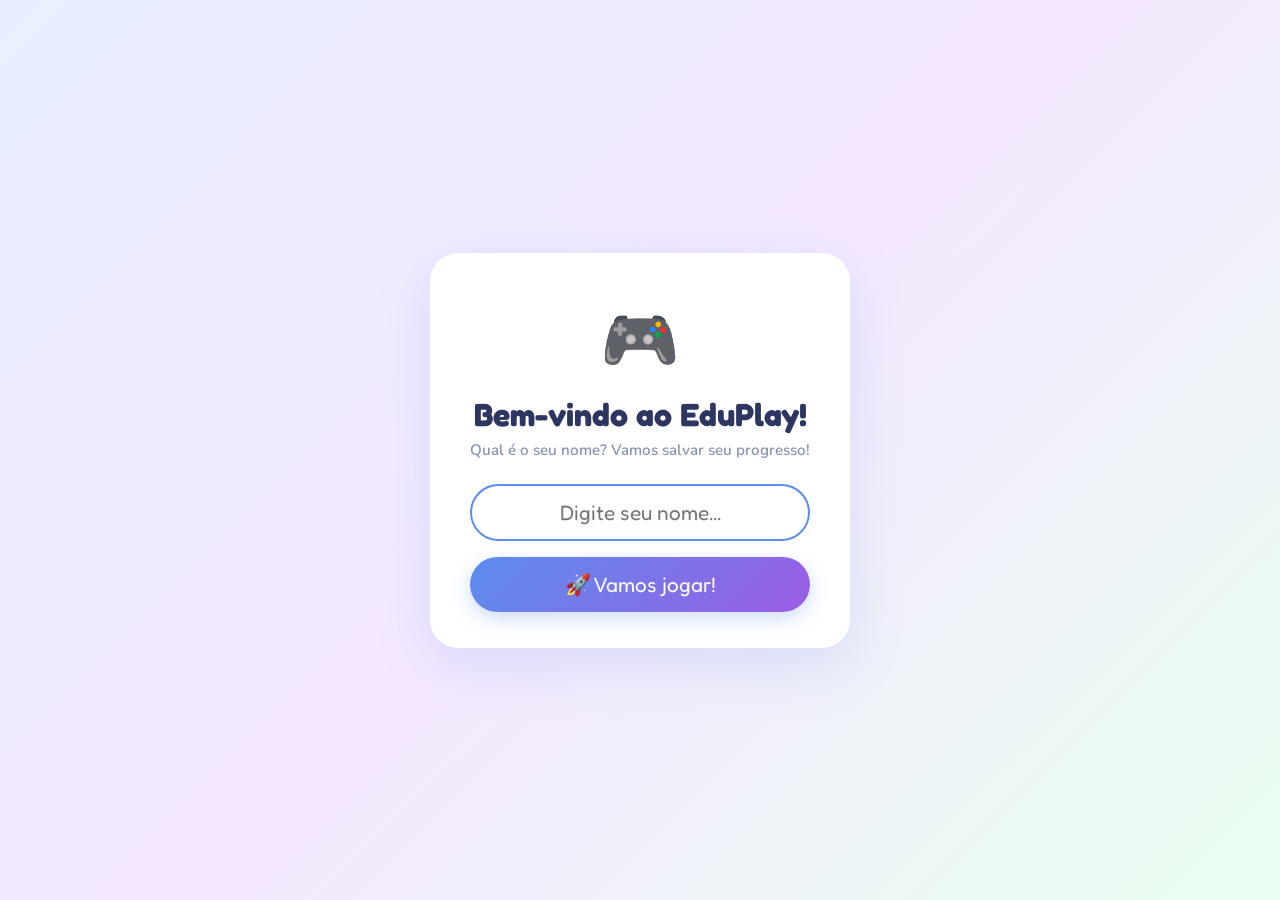
<file: index.html>
<!DOCTYPE html>
<html lang="pt-BR">

<head>
  <meta charset="UTF-8">
  <meta name="viewport" content="width=device-width, initial-scale=1.0">
  <title>EduPlay 🎮</title>
  <link rel="stylesheet" href="lib/eduplay.css">
  <link rel="stylesheet" href="lib/themes.css">
  <style>
    body {
      min-height: 100vh;
      background: linear-gradient(135deg, #e8f0ff 0%, #f5e8ff 50%, #e8fff0 100%);
      display: flex;
      flex-direction: column;
      align-items: center;
      padding: 40px 20px 60px;
    }

    /* ====== NAME OVERLAY ====== */
    #name-overlay {
      position: fixed;
      inset: 0;
      background: linear-gradient(135deg, #e8f0ff 0%, #f5e8ff 50%, #e8fff0 100%);
      display: flex;
      align-items: center;
      justify-content: center;
      z-index: 999;
    }

    .name-box {
      background: #fff;
      border-radius: 28px;
      padding: 44px 40px 36px;
      max-width: 420px;
      width: 90%;
      text-align: center;
      box-shadow: 0 16px 56px rgba(91, 141, 238, .18);
      animation: ep-pop-in .4s cubic-bezier(.34, 1.56, .64, 1);
    }

    .name-box-emoji {
      font-size: 4rem;
      display: block;
      margin-bottom: 10px;
      animation: ep-float 3s ease-in-out infinite;
    }

    .name-box-title {
      font-family: 'Fredoka One', cursive;
      font-size: 2rem;
      color: #2d3561;
      margin-bottom: 6px;
    }

    .name-box-sub {
      color: #8892b0;
      font-weight: 600;
      margin-bottom: 24px;
      font-size: .95rem;
    }

    .name-input {
      width: 100%;
      padding: 14px 20px;
      border-radius: 50px;
      border: 2.5px solid #dce6ff;
      font-family: 'Fredoka One', cursive;
      font-size: 1.3rem;
      color: #2d3561;
      text-align: center;
      outline: none;
      transition: border-color .2s;
    }

    .name-input:focus {
      border-color: #5b8dee;
    }

    .name-btn {
      margin-top: 16px;
      width: 100%;
      background: linear-gradient(135deg, #5b8dee, #9b5de5);
      color: #fff;
      border: none;
      border-radius: 50px;
      font-family: 'Fredoka One', cursive;
      font-size: 1.3rem;
      padding: 15px;
      cursor: pointer;
      box-shadow: 0 6px 20px rgba(91, 141, 238, .3);
      transition: transform .15s, box-shadow .15s;
    }

    .name-btn:hover {
      transform: translateY(-2px);
      box-shadow: 0 10px 28px rgba(91, 141, 238, .4);
    }

    /* ====== USER BAR ====== */
    .user-bar {
      display: flex;
      align-items: center;
      gap: 10px;
      background: #fff;
      border-radius: 50px;
      padding: 8px 16px 8px 12px;
      box-shadow: 0 2px 12px rgba(91, 141, 238, .12);
      margin-bottom: 28px;
      font-family: 'Fredoka One', cursive;
      font-size: 1rem;
      color: #2d3561;
    }

    .user-bar-avatar {
      width: 34px;
      height: 34px;
      border-radius: 50%;
      background: linear-gradient(135deg, #5b8dee, #9b5de5);
      display: flex;
      align-items: center;
      justify-content: center;
      font-size: 1.1rem;
      flex-shrink: 0;
    }

    .user-bar-name {
      font-size: 1rem;
      flex: 1;
    }

    .user-bar-btn {
      background: none;
      border: none;
      cursor: pointer;
      color: #8892b0;
      font-size: .85rem;
      font-weight: 700;
      font-family: 'Nunito', sans-serif;
      padding: 4px 10px;
      border-radius: 20px;
      transition: background .15s, color .15s;
    }

    .user-bar-btn:hover {
      background: #f0f4ff;
      color: #5b8dee;
    }

    .user-bar-sep {
      color: #dce6ff;
    }

    /* ====== REST (unchanged from original) ====== */
    .hero {
      text-align: center;
      margin-bottom: 36px;
    }

    .hero-emoji {
      font-size: 5rem;
      display: block;
      animation: ep-float 3s ease-in-out infinite;
      margin-bottom: 12px;
    }

    .hero-title {
      font-family: 'Fredoka One', cursive;
      font-size: clamp(2.8rem, 8vw, 4.5rem);
      color: #2d3561;
      line-height: 1;
      margin-bottom: 8px;
    }

    .hero-title span {
      color: #5b8dee;
    }

    .hero-sub {
      font-size: 1.1rem;
      color: #8892b0;
      font-weight: 600;
    }

    .players {
      display: flex;
      gap: 16px;
      margin-bottom: 48px;
      flex-wrap: wrap;
      justify-content: center;
    }

    .player-btn {
      display: flex;
      flex-direction: column;
      align-items: center;
      gap: 6px;
      padding: 18px 28px;
      border-radius: 24px;
      border: 3px solid transparent;
      background: #fff;
      box-shadow: 0 4px 20px rgba(91, 141, 238, .1);
      cursor: pointer;
      transition: all .2s;
      font-family: 'Fredoka One', cursive;
      font-size: 1.3rem;
      color: #2d3561;
    }

    .player-btn .avatar {
      width: 72px;
      height: 72px;
      border-radius: 50%;
      display: flex;
      align-items: center;
      justify-content: center;
      font-size: 2.4rem;
      margin-bottom: 4px;
      transition: transform .2s;
      overflow: hidden;
    }

    .player-btn:hover .avatar {
      transform: scale(1.1) rotate(-5deg);
    }

    .player-btn:hover,
    .player-btn.active {
      transform: translateY(-4px);
      box-shadow: 0 8px 28px rgba(91, 141, 238, .22);
    }

    .player-btn.all-btn {
      color: #1a7a47;
    }

    .player-btn.all-btn .avatar {
      background: linear-gradient(135deg, #43c97e, #1a7a47);
    }

    .player-btn.all-btn.active {
      border-color: #43c97e;
      background: #f0fff6;
    }

    .player-btn.charlie-btn {
      color: #d32f2f;
    }

    .player-btn.charlie-btn .avatar {
      background: none;
    }

    .player-btn.sophia-btn .avatar {
      background: none;
    }

    .player-btn .avatar img {
      width: 100%;
      height: 100%;
      object-fit: contain;
    }

    .player-btn.charlie-btn.active {
      border-color: #d32f2f;
      background: #fff5f5;
    }

    .player-btn.sophia-btn {
      color: #1a6fc4;
    }

    .player-btn.sophia-btn .avatar {
      background: linear-gradient(135deg, #1a6fc4, #0d47a1);
    }

    .player-btn.sophia-btn.active {
      border-color: #1a6fc4;
      background: #f0f6ff;
    }

    .spider-man-icon {
      width: 48px;
      height: 48px;
    }

    .stitch-icon {
      width: 48px;
      height: 48px;
    }

    /* Label temática dentro do botão do jogador */
    .player-label {
      display: flex;
      align-items: center;
      gap: 6px;
    }

    .player-theme-badge {
      display: inline-flex;
      align-items: center;
      justify-content: center;
      width: 22px;
      height: 22px;
    }

    .games-section {
      width: 100%;
      max-width: 860px;
    }

    .games-section-title {
      font-family: 'Fredoka One', cursive;
      font-size: 1.5rem;
      color: #8892b0;
      margin-bottom: 16px;
      display: flex;
      align-items: center;
      gap: 10px;
    }

    .games-section-title::after {
      content: '';
      flex: 1;
      height: 2px;
      background: linear-gradient(90deg, #dce6ff, transparent);
    }

    .games-grid {
      display: grid;
      grid-template-columns: repeat(auto-fill, minmax(240px, 1fr));
      gap: 20px;
      margin-bottom: 40px;
    }

    .game-card {
      background: #fff;
      border-radius: 24px;
      padding: 24px;
      box-shadow: 0 4px 20px rgba(91, 141, 238, .1);
      cursor: pointer;
      transition: all .2s;
      text-decoration: none;
      display: block;
      position: relative;
      overflow: hidden;
      border: 2.5px solid transparent;
    }

    .game-card:hover {
      transform: translateY(-6px) scale(1.02);
      box-shadow: 0 12px 36px rgba(0, 0, 0, .14);
    }

    .game-card-stripe {
      position: absolute;
      top: 0;
      left: 0;
      right: 0;
      height: 6px;
      border-radius: 24px 24px 0 0;
    }

    .game-card-avatar {
      width: 64px;
      height: 64px;
      border-radius: 50%;
      display: flex;
      align-items: center;
      justify-content: center;
      margin-bottom: 14px;
      transition: transform .2s;
      overflow: hidden;
    }

    .game-card:hover .game-card-avatar {
      transform: scale(1.12) rotate(-6deg);
    }

    .game-card-badge {
      position: absolute;
      top: 18px;
      right: 18px;
      color: #fff;
      font-family: 'Fredoka One', cursive;
      font-size: .8rem;
      padding: 4px 12px;
      border-radius: 20px;
    }

    .game-card-title {
      font-family: 'Fredoka One', cursive;
      font-size: 1.35rem;
      color: #2d3561;
      margin-bottom: 4px;
    }

    .game-card-desc {
      font-size: .87rem;
      color: #8892b0;
      font-weight: 600;
      line-height: 1.4;
    }

    .game-card-stars {
      margin-top: 12px;
      display: flex;
      gap: 3px;
    }

    .game-card-stars span {
      font-size: 1rem;
    }

    .game-card.locked {
      opacity: .5;
      cursor: not-allowed;
      filter: grayscale(.8);
    }

    .game-card.locked:hover {
      transform: none;
    }

    .game-card-add {
      border: 3px dashed #c0cfe8;
      background: transparent;
      display: flex;
      flex-direction: column;
      align-items: center;
      justify-content: center;
      min-height: 180px;
      gap: 8px;
      color: #8892b0;
      font-family: 'Fredoka One', cursive;
      font-size: 1rem;
      cursor: default;
      box-shadow: none;
    }

    .game-card-add:hover {
      transform: none;
      box-shadow: none;
    }

    .empty-state {
      text-align: center;
      padding: 40px;
      color: #8892b0;
      font-family: 'Fredoka One', cursive;
      font-size: 1.2rem;
      grid-column: 1/-1;
    }

    /* ====== RESET MODAL ====== */
    .modal-overlay {
      position: fixed;
      inset: 0;
      background: rgba(20, 30, 70, .6);
      backdrop-filter: blur(4px);
      display: flex;
      align-items: center;
      justify-content: center;
      z-index: 900;
    }

    .modal-box {
      background: #fff;
      border-radius: 24px;
      padding: 36px 32px;
      max-width: 380px;
      width: 90%;
      text-align: center;
      box-shadow: 0 20px 60px rgba(0, 0, 0, .25);
      animation: ep-pop-in .3s cubic-bezier(.34, 1.56, .64, 1);
    }

    .modal-box h3 {
      font-family: 'Fredoka One', cursive;
      font-size: 1.6rem;
      color: #2d3561;
      margin-bottom: 8px;
    }

    .modal-box p {
      color: #8892b0;
      font-weight: 600;
      margin-bottom: 22px;
      font-size: .93rem;
    }

    .modal-btns {
      display: flex;
      flex-direction: column;
      gap: 10px;
    }

    .modal-btn {
      padding: 12px 20px;
      border-radius: 50px;
      border: none;
      font-family: 'Fredoka One', cursive;
      font-size: 1rem;
      cursor: pointer;
      transition: transform .15s;
    }

    .modal-btn:hover {
      transform: translateY(-1px);
    }

    .modal-btn-danger {
      background: #ff5c6a;
      color: #fff;
    }

    .modal-btn-neutral {
      background: #f0f4ff;
      color: #2d3561;
    }
  </style>
</head>

<body>

  <!-- NAME OVERLAY -->
  <div id="name-overlay">
    <div class="name-box">
      <span class="name-box-emoji">🎮</span>
      <h1 class="name-box-title">Bem-vindo ao EduPlay!</h1>
      <p class="name-box-sub">Qual é o seu nome? Vamos salvar seu progresso!</p>
      <input class="name-input" id="name-input" type="text" placeholder="Digite seu nome..." maxlength="24"
        autocomplete="off">
      <button class="name-btn" id="name-btn" onclick="saveName()">🚀 Vamos jogar!</button>
    </div>
  </div>

  <!-- RESET MODAL -->
  <div id="reset-modal" class="modal-overlay" style="display:none">
    <div class="modal-box">
      <h3>⚙️ Configurações</h3>
      <p>Olá, <strong id="modal-username"></strong>! O que deseja fazer?</p>
      <div class="modal-btns">
        <button class="modal-btn modal-btn-danger" onclick="confirmReset()">🗑️ Apagar meu progresso</button>
        <button class="modal-btn modal-btn-neutral" onclick="changeName()">✏️ Trocar nome</button>
        <button class="modal-btn modal-btn-neutral" onclick="closeModal()">✖ Cancelar</button>
      </div>
    </div>
  </div>

  <div class="hero">
    <span class="hero-emoji">🎮</span>
    <h1 class="hero-title">Edu<span>Play</span></h1>
    <p class="hero-sub">Aprender nunca foi tão divertido!</p>
  </div>

  <!-- USER BAR -->
  <div class="user-bar" id="user-bar">
    <div class="user-bar-avatar">👤</div>
    <span class="user-bar-name" id="user-bar-name">—</span>
    <span class="user-bar-sep">|</span>
    <button class="user-bar-btn" onclick="openModal()">⚙️ Opções</button>
  </div>

  <div class="players">
    <button class="player-btn all-btn active" onclick="selectPlayer('all')" id="btn-all">
      <div class="avatar">🎮</div>
      Todos
    </button>
    <button class="player-btn charlie-btn" onclick="selectPlayer('charlie')" id="btn-charlie">
      <div class="avatar">
        <img src="assets/homem%20aranha.png" alt="Spider-Man" width="84" height="84">
      </div>
      <div class="player-label">
        <span class="player-theme-badge">
          <svg viewBox="0 0 32 24" width="22" height="16" xmlns="http://www.w3.org/2000/svg">
            <ellipse cx="16" cy="17" rx="4.5" ry="5.5" fill="#CC0000" />
            <circle cx="16" cy="9" r="3.8" fill="#CC0000" />
            <line x1="12" y1="10" x2="2" y2="4" stroke="#CC0000" stroke-width="2.5" stroke-linecap="round" />
            <line x1="12" y1="13" x2="1" y2="12" stroke="#CC0000" stroke-width="2.5" stroke-linecap="round" />
            <line x1="20" y1="10" x2="30" y2="4" stroke="#CC0000" stroke-width="2.5" stroke-linecap="round" />
            <line x1="20" y1="13" x2="31" y2="12" stroke="#CC0000" stroke-width="2.5" stroke-linecap="round" />
            <line x1="12" y1="18" x2="1" y2="19" stroke="#CC0000" stroke-width="2.5" stroke-linecap="round" />
            <line x1="12" y1="21" x2="3" y2="24" stroke="#CC0000" stroke-width="2.5" stroke-linecap="round" />
            <line x1="20" y1="18" x2="31" y2="19" stroke="#CC0000" stroke-width="2.5" stroke-linecap="round" />
            <line x1="20" y1="21" x2="29" y2="24" stroke="#CC0000" stroke-width="2.5" stroke-linecap="round" />
          </svg>
        </span>
        Charlie
      </div>
    </button>
    <button class="player-btn sophia-btn" onclick="selectPlayer('sophia')" id="btn-sophia">
      <div class="avatar">
        <img src="assets/stitch.png" alt="Stitch" width="84" height="84">
      </div>
      <div class="player-label">
        <span class="player-theme-badge">🐾</span>
        Sophia
      </div>
    </button>
  </div>

  <div class="games-section">
    <div class="games-section-title">📚 Jogos Disponíveis</div>
    <div class="games-grid" id="games-grid"></div>
  </div>

  <script>
    const GAMES_REGISTRY = [
      {
        id: 'charlie-unit1',
        title: 'Escola & Aventuras',
        desc: 'Materiais escolares, transportes, emoções e os 5 sentidos!',
        avatarHtml: `<img src="assets/homem%20aranha.png" alt="Spider-Man" style="width:100%;height:100%;object-fit:contain;">`,
        avatarBg: 'transparent',
        player: 'charlie',
        unit: 'Unit 1',
        badgeBg: '#d32f2f',
        stripe: 'linear-gradient(90deg,#d32f2f,#1565c0)',
        url: 'games/charlie-unit1/index.html',
        locked: false,
      },
      {
        id: 'sophia-unit1',
        title: "Athlete's Lifestyle",
        desc: 'Self-control, healthy foods, sports verbs and numbers!',
        avatarHtml: `<img src="assets/stitch.png" alt="Stitch" style="width:100%;height:100%;object-fit:contain;">`,
        avatarBg: 'transparent',
        player: 'sophia',
        unit: 'Unit 1',
        badgeBg: '#1a6fc4',
        stripe: 'linear-gradient(90deg,#1a6fc4,#4488dd)',
        url: 'games/sophia-unit1/index.html',
        locked: false,
      },
    ];

    // ====== NOME / PERFIL ======
    function currentUser() {
      return localStorage.getItem('eduplay_current_user') || '';
    }
    function userKey(gameId) {
      const u = (currentUser() || 'default').toLowerCase().replace(/\s+/g, '_');
      return `eduplay_${u}_progress_${gameId}`;
    }

    function saveName() {
      const val = document.getElementById('name-input').value.trim();
      if (!val) { document.getElementById('name-input').focus(); return; }
      localStorage.setItem('eduplay_current_user', val);
      document.getElementById('name-overlay').style.display = 'none';
      updateUserBar();
      renderGames();
    }

    function updateUserBar() {
      const name = currentUser();
      document.getElementById('user-bar-name').textContent = '👋 ' + (name || '—');
    }

    function openModal() {
      document.getElementById('modal-username').textContent = currentUser();
      document.getElementById('reset-modal').style.display = 'flex';
    }
    function closeModal() {
      document.getElementById('reset-modal').style.display = 'none';
    }
    function changeName() {
      localStorage.removeItem('eduplay_current_user');
      closeModal();
      document.getElementById('name-overlay').style.display = 'flex';
      document.getElementById('name-input').value = '';
    }
    function confirmReset() {
      if (!confirm(`Apagar TODO o progresso de "${currentUser()}"? Isso não pode ser desfeito.`)) return;
      // Apaga todas as chaves do usuário atual
      const u = (currentUser() || 'default').toLowerCase().replace(/\s+/g, '_');
      const prefix = `eduplay_${u}_progress_`;
      Object.keys(localStorage).filter(k => k.startsWith(prefix)).forEach(k => localStorage.removeItem(k));
      closeModal();
      renderGames(); // atualiza estrelas
    }

    // ====== JOGOS ======
    let currentPlayer = 'all';

    function selectPlayer(p) {
      currentPlayer = p;
      document.querySelectorAll('.player-btn').forEach(b => b.classList.remove('active'));
      document.getElementById('btn-' + p).classList.add('active');
      renderGames();
    }

    function getStars(id) {
      try {
        const d = JSON.parse(localStorage.getItem(userKey(id)) || 'null');
        return d?.stars || 0;
      } catch (e) { return 0; }
    }

    function renderGames() {
      const grid = document.getElementById('games-grid');
      const list = currentPlayer === 'all' ? GAMES_REGISTRY : GAMES_REGISTRY.filter(g => g.player === currentPlayer);
      const cards = list.map(g => {
        const stars = getStars(g.id);
        const starHTML = [1, 2, 3].map(i => `<span>${i <= stars ? '⭐' : '☆'}</span>`).join('');
        return `<a href="${g.locked ? '#' : g.url}" class="game-card${g.locked ? ' locked' : ''}" ${g.locked ? 'onclick="return false"' : ''}>
      <div class="game-card-stripe" style="background:${g.stripe}"></div>
      <div class="game-card-avatar" style="background:${g.avatarBg}">${g.avatarHtml}</div>
      <div class="game-card-badge" style="background:${g.badgeBg}">${g.unit}</div>
      <div class="game-card-title">${g.title}</div>
      <div class="game-card-desc">${g.desc}</div>
      <div class="game-card-stars">${starHTML}</div>
      ${g.locked ? '<div style="margin-top:8px;color:#8892b0;font-size:.85rem;font-weight:700;">🔒 Em breve</div>' : ''}
    </a>`;
      }).join('');
      const addCard = `<div class="game-card game-card-add"><span style="font-size:2.5rem">➕</span>Novo jogo<small style="font-family:Nunito;font-size:.78rem;color:#b0bec5;text-align:center">Adicione em<br>index.html</small></div>`;
      grid.innerHTML = list.length === 0 ? `<div class="empty-state">🌟 Nenhum jogo ainda!</div>` + addCard : cards + addCard;
    }

    // ====== INIT ======
    (function init() {
      const name = currentUser();
      if (name) {
        document.getElementById('name-overlay').style.display = 'none';
        updateUserBar();
        renderGames();
      } else {
        // Foca automaticamente no input
        setTimeout(() => document.getElementById('name-input').focus(), 200);
      }

      // Enter no input submete
      document.getElementById('name-input').addEventListener('keydown', e => {
        if (e.key === 'Enter') saveName();
      });
    })();
  </script>
</body>

</html>
</file>
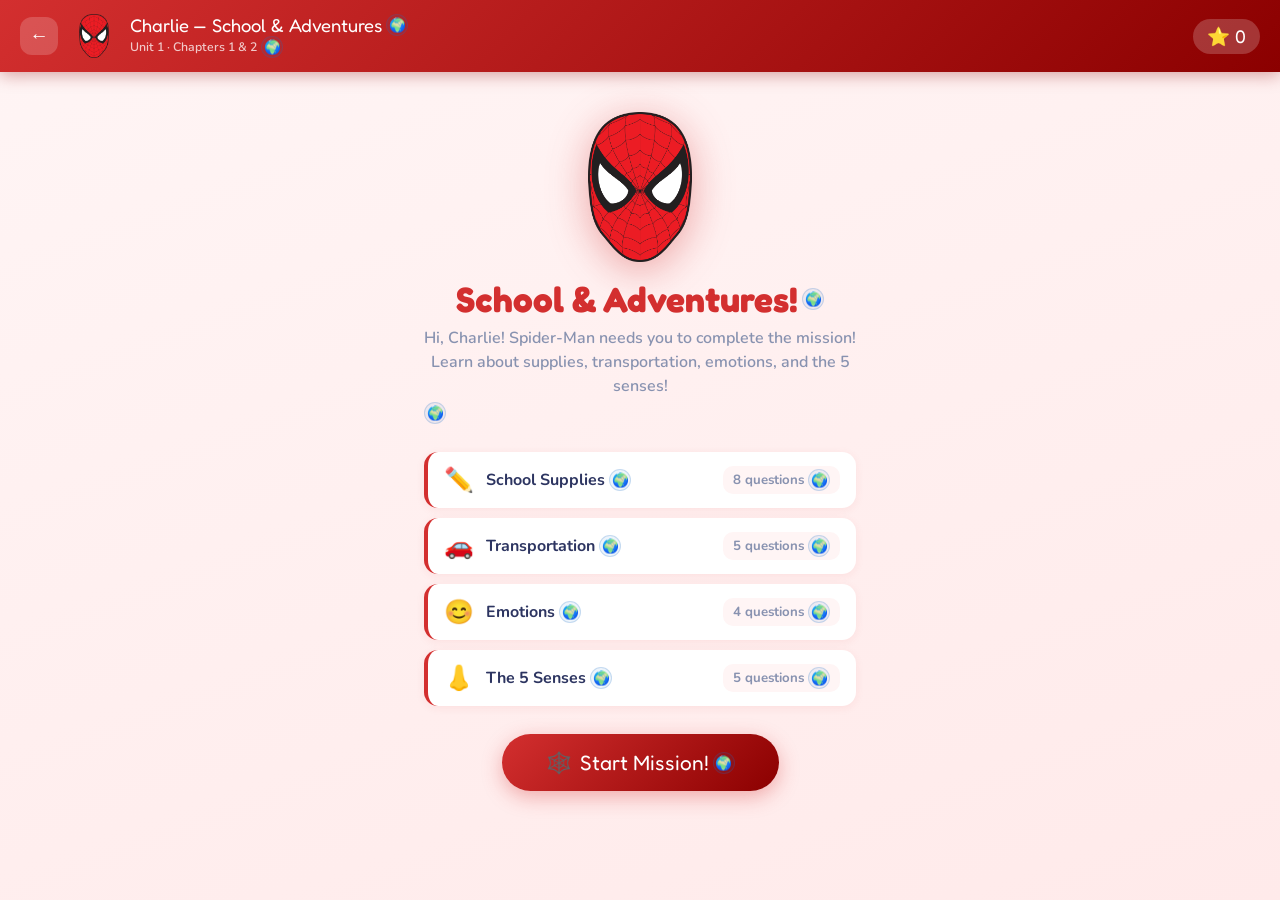
<file: games/charlie-unit1/index.html>
<!DOCTYPE html>
<html lang="pt-BR">

<head>
  <meta charset="UTF-8">
  <meta name="viewport" content="width=device-width, initial-scale=1.0">
  <title>🕷️ Charlie – Escola & Aventuras</title>
  <link rel="stylesheet" href="../../lib/eduplay.css?v=3">
  <link rel="stylesheet" href="../../lib/themes.css?v=3">
  <style>
    body {
      min-height: 100vh;
      background: linear-gradient(160deg, #fff5f5 0%, #ffeaea 100%);
    }

    /* TOP BAR */
    .topbar {
      display: flex;
      align-items: center;
      gap: 14px;
      padding: 14px 20px;
      background: linear-gradient(135deg, #d32f2f, #8B0000);
      box-shadow: 0 3px 16px rgba(139, 0, 0, .35);
      position: sticky;
      top: 0;
      z-index: 100;
    }

    .topbar-back {
      width: 38px;
      height: 38px;
      border-radius: 12px;
      border: none;
      background: rgba(255, 255, 255, .18);
      color: #fff;
      font-size: 1.2rem;
      cursor: pointer;
      display: flex;
      align-items: center;
      justify-content: center;
      transition: background .15s;
      text-decoration: none;
    }

    .topbar-back:hover {
      background: rgba(255, 255, 255, .3);
    }

    .topbar-avatar {
      width: 44px;
      height: 44px;
      display: flex;
      align-items: center;
      justify-content: center;
      flex-shrink: 0;
      overflow: hidden;
    }

    .topbar-info {
      flex: 1;
    }

    .topbar-title {
      font-family: 'Fredoka One', cursive;
      font-size: 1.15rem;
      color: #fff;
      line-height: 1.1;
    }

    .topbar-sub {
      font-size: .77rem;
      color: rgba(255, 255, 255, .75);
      font-weight: 600;
    }

    .topbar-score {
      font-family: 'Fredoka One', cursive;
      font-size: 1.15rem;
      color: #fff;
      background: rgba(255, 255, 255, .2);
      padding: 6px 14px;
      border-radius: 20px;
    }

    /* SECTION HEADER */
    .section-header {
      text-align: center;
      padding: 28px 20px 14px;
    }

    .sec-emoji {
      font-size: 3rem;
      display: block;
      margin-bottom: 6px;
    }

    .sec-title {
      font-family: 'Fredoka One', cursive;
      font-size: 1.8rem;
      color: #d32f2f;
    }

    .sec-desc {
      color: #8892b0;
      font-weight: 600;
      margin-top: 4px;
      font-size: .95rem;
    }

    /* PROGRESS */
    .progress-wrap {
      max-width: 580px;
      margin: 0 auto 20px;
      padding: 0 20px;
    }

    .progress-label {
      display: flex;
      justify-content: space-between;
      font-size: .83rem;
      font-weight: 700;
      color: #8892b0;
      margin-bottom: 6px;
    }

    .ep-progress-fill {
      background: linear-gradient(90deg, #d32f2f, #ff7043) !important;
    }

    /* QUESTION CARD */
    .question-area {
      max-width: 580px;
      margin: 0 auto;
      padding: 0 20px;
    }

    .q-card {
      background: #fff;
      border-radius: 24px;
      box-shadow: 0 6px 28px rgba(211, 47, 47, .1);
      padding: 24px 24px 18px;
      margin-bottom: 18px;
      border-top: 4px solid #d32f2f;
      animation: q-slide-in .3s cubic-bezier(.34, 1.56, .64, 1);
    }

    @keyframes q-slide-in {
      from {
        opacity: 0;
        transform: translateY(18px) scale(.97)
      }

      to {
        opacity: 1;
        transform: translateY(0) scale(1)
      }
    }

    .q-label {
      font-size: .8rem;
      font-weight: 800;
      text-transform: uppercase;
      letter-spacing: .06em;
      color: #d32f2f;
      margin-bottom: 10px;
      display: flex;
      align-items: center;
      gap: 6px;
    }

    .q-repeat-badge {
      background: #fff3cd;
      color: #9a6700;
      font-size: .74rem;
      font-weight: 700;
      padding: 2px 10px;
      border-radius: 20px;
      border: 1px solid #ffc107;
    }

    .q-text {
      font-family: 'Fredoka One', cursive;
      font-size: clamp(1.2rem, 4vw, 1.7rem);
      color: #2d3561;
      line-height: 1.3;
      display: flex;
      align-items: center;
      gap: 10px;
      flex-wrap: wrap;
    }

    .hint-box {
      margin-top: 10px;
      padding: 10px 14px;
      background: #fff5f5;
      border-radius: 12px;
      font-size: .9rem;
      font-weight: 700;
      color: #d32f2f;
      display: flex;
      align-items: center;
      gap: 8px;
      border-left: 3px solid #d32f2f;
    }

    /* OPTIONS */
    .options-grid {
      display: grid;
      gap: 10px;
      margin-top: 18px;
    }

    .options-grid.cols-2 {
      grid-template-columns: 1fr 1fr;
    }

    .option-btn {
      display: flex;
      align-items: center;
      gap: 10px;
      padding: 13px 16px;
      border-radius: 14px;
      border: 2.5px solid #ffe0e0;
      background: #fff9f9;
      font-family: 'Nunito', sans-serif;
      font-size: 1rem;
      font-weight: 700;
      color: #2d3561;
      cursor: pointer;
      text-align: left;
      transition: all .18s;
    }

    .option-btn:hover:not(:disabled) {
      border-color: #d32f2f;
      background: #fff5f5;
      transform: translateX(4px);
    }

    .option-btn .opt-emoji {
      font-size: 1.5rem;
      flex-shrink: 0;
    }

    .option-btn.correct {
      border-color: #43c97e !important;
      background: #e8faf0 !important;
      color: #1a7a47;
    }

    .option-btn.wrong {
      border-color: #ff5c6a !important;
      background: #fff0f2 !important;
      color: #c0392b;
    }

    .option-btn:disabled {
      cursor: default;
    }

    /* SCREENS */
    .screen {
      display: none;
    }

    .screen.active {
      display: block;
    }

    /* START */
    .start-screen {
      text-align: center;
      padding: 40px 24px;
      max-width: 480px;
      margin: 0 auto;
    }

    .start-hero {
      display: block;
      margin: 0 auto 16px;
      filter: drop-shadow(0 8px 20px rgba(211, 47, 47, .4));
      animation: ep-float 3s ease-in-out infinite;
    }

    .start-title {
      font-family: 'Fredoka One', cursive;
      font-size: 2.2rem;
      color: #d32f2f;
      margin-bottom: 6px;
    }

    .start-desc {
      color: #8892b0;
      font-weight: 600;
      margin-bottom: 28px;
      line-height: 1.5;
    }

    .sections-preview {
      display: flex;
      flex-direction: column;
      gap: 10px;
      margin-bottom: 28px;
      text-align: left;
    }

    .sec-item {
      display: flex;
      align-items: center;
      gap: 12px;
      padding: 12px 16px;
      background: #fff;
      border-radius: 14px;
      box-shadow: 0 2px 10px rgba(211, 47, 47, .07);
      font-weight: 700;
      color: #2d3561;
      border-left: 4px solid #d32f2f;
    }

    .sec-item .si-count {
      margin-left: auto;
      font-size: .83rem;
      color: #8892b0;
      background: #fff5f5;
      padding: 3px 10px;
      border-radius: 10px;
    }

    .start-btn {
      background: linear-gradient(135deg, #d32f2f, #8B0000);
      color: #fff;
      border: none;
      font-family: 'Fredoka One', cursive;
      font-size: 1.3rem;
      padding: 16px 44px;
      border-radius: 50px;
      cursor: pointer;
      box-shadow: 0 6px 20px rgba(211, 47, 47, .35);
      transition: all .2s;
      display: inline-flex;
      align-items: center;
      gap: 8px;
      text-decoration: none;
    }

    .start-btn:hover {
      transform: translateY(-3px);
      box-shadow: 0 10px 28px rgba(211, 47, 47, .4);
    }

    /* REWARD */
    .reward-screen {
      text-align: center;
      padding: 24px 20px;
      max-width: 600px;
      margin: 0 auto;
    }

    .reward-title {
      font-family: 'Fredoka One', cursive;
      font-size: 1.7rem;
      color: #d32f2f;
      margin-bottom: 6px;
    }

    .reward-desc {
      color: #8892b0;
      font-weight: 600;
      margin-bottom: 18px;
    }

    .game-picker {
      display: none;
    }

    .game-pick-btn {
      display: none;
    }

    .game-instructions {
      background: #fff5f5;
      border-radius: 12px;
      padding: 9px 16px;
      font-size: .88rem;
      font-weight: 700;
      color: #d32f2f;
      margin-bottom: 12px;
      border-left: 3px solid #d32f2f;
    }

    .game-area {
      margin: 12px 0;
      min-height: 120px;
    }

    .continue-btn {
      display: none;
      margin-top: 14px;
      background: linear-gradient(135deg, #43c97e, #1a7a47);
      color: #fff;
      border: none;
      font-family: 'Fredoka One', cursive;
      font-size: 1.2rem;
      padding: 14px 36px;
      border-radius: 50px;
      cursor: pointer;
      box-shadow: 0 4px 16px rgba(67, 201, 126, .3);
      transition: all .2s;
    }

    .continue-btn:hover {
      transform: translateY(-2px);
    }

    /* DONE */
    .done-screen {
      text-align: center;
      padding: 50px 24px;
      max-width: 480px;
      margin: 0 auto;
    }

    .done-trophy {
      display: block;
      margin: 0 auto 16px;
      animation: ep-float 3s ease-in-out infinite;
    }

    .done-title {
      font-family: 'Fredoka One', cursive;
      font-size: 2.2rem;
      color: #d32f2f;
      margin-bottom: 6px;
    }

    .done-sub {
      color: #8892b0;
      font-weight: 600;
      font-size: 1rem;
      margin-bottom: 28px;
    }

    .done-stats {
      display: flex;
      gap: 12px;
      justify-content: center;
      flex-wrap: wrap;
      margin-bottom: 28px;
    }

    .stat-pill {
      background: #fff;
      border-radius: 20px;
      padding: 12px 22px;
      box-shadow: 0 2px 12px rgba(211, 47, 47, .1);
      font-family: 'Fredoka One', cursive;
      font-size: 1.25rem;
      color: #2d3561;
      border-top: 3px solid #d32f2f;
    }

    .stat-pill span {
      display: block;
      font-family: 'Nunito', sans-serif;
      font-size: .78rem;
      font-weight: 700;
      color: #8892b0;
    }
  </style>
</head>

<body class="theme-spider-man">

  <div class="topbar">
    <a href="../../index.html" class="topbar-back">←</a>
    <div class="topbar-avatar">
      <img src="../../assets/homem%20aranha.png" alt="Spider-Man" style="width:44px;height:44px;object-fit:contain;">
    </div>
    <div class="topbar-info">
      <div class="topbar-title" data-pt="Charlie — Escola & Aventuras">Charlie — School & Adventures</div>
      <div class="topbar-sub" data-pt="Unidade 1 · Capítulos 1 & 2">Unit 1 · Chapters 1 & 2</div>
    </div>
    <div class="topbar-score">⭐ <span id="score-display">0</span></div>
  </div>

  <!-- START -->
  <div id="screen-start" class="screen active">
    <div class="start-screen">
      <img src="../../assets/homem%20aranha.png" alt="Spider-Man" class="start-hero" style="width:150px;height:150px;object-fit:contain;">
      <h1 class="start-title" data-pt="Escola & Aventuras!">School & Adventures!</h1>
      <p class="start-desc" data-pt="Oi, Charlie! O Homem-Aranha precisa de você para completar a missão! Aprenda os materiais, transportes, emoções e os 5 sentidos!">Hi, Charlie! Spider-Man needs you to complete the mission! Learn about supplies, transportation, emotions, and the 5 senses!</p>
      <div class="sections-preview">
        <div class="sec-item"><span style="font-size:1.5rem">✏️</span> <span data-pt="Materiais Escolares">School Supplies</span> <span class="si-count" data-pt="8 perguntas">8 questions</span></div>
        <div class="sec-item"><span style="font-size:1.5rem">🚗</span> <span data-pt="Meios de Transporte">Transportation</span> <span class="si-count" data-pt="5 perguntas">5 questions</span></div>
        <div class="sec-item"><span style="font-size:1.5rem">😊</span> <span data-pt="Emoções">Emotions</span> <span class="si-count" data-pt="4 perguntas">4 questions</span></div>
        <div class="sec-item"><span style="font-size:1.5rem">👃</span> <span data-pt="Os 5 Sentidos">The 5 Senses</span> <span class="si-count" data-pt="5 perguntas">5 questions</span></div>
      </div>
      <button class="start-btn" onclick="startGame()">🕸️ <span data-pt="Começar a missão!">Start Mission!</span></button>
    </div>
  </div>

  <!-- QUIZ -->
  <div id="screen-quiz" class="screen">
    <div class="section-header">
      <span class="sec-emoji" id="sec-emoji">✏️</span>
      <div class="sec-title" id="sec-title" data-pt="Materiais Escolares">School Supplies</div>
      <div class="sec-desc" id="sec-desc" data-pt="Identifique os materiais!">Identify the supplies!</div>
    </div>
    <div class="progress-wrap">
      <div class="progress-label"><span id="prog-text" data-pt="Pergunta 1 de 8">Question 1 of 8</span><span id="prog-pct">0%</span></div>
      <div class="ep-progress">
        <div class="ep-progress-fill" id="prog-fill" style="width:0%"></div>
      </div>
    </div>
    <div class="question-area" id="question-area"></div>
  </div>

  <!-- REWARD -->
  <div id="screen-reward" class="screen">
    <div class="reward-screen">
      <div class="reward-title" id="reward-title" data-pt="🎉 Seção Completa!">🎉 Section Complete!</div>
      <div class="reward-desc" id="reward-desc" data-pt="Arrasou! Hora de um mini-game!">Awesome! Time for a mini-game!</div>
      <div class="game-picker" id="game-picker"></div>
      <div class="game-instructions" id="game-instructions"></div>
      <div class="game-area ep-game-container" id="game-area"></div>
      <button class="continue-btn" id="continue-btn" onclick="advanceSection()"><span data-pt="Próxima Seção ▶">Next Section ▶</span></button>
    </div>
  </div>

  <!-- DONE -->
  <div id="screen-done" class="screen">
    <div class="done-screen">
      <svg class="done-trophy" viewBox="0 0 120 120" width="120" height="120" xmlns="http://www.w3.org/2000/svg">
        <circle cx="60" cy="60" r="56" fill="#CC0000" />
        <line x1="60" y1="4" x2="60" y2="116" stroke="#800000" stroke-width="1.5" opacity="0.5" />
        <line x1="4" y1="60" x2="116" y2="60" stroke="#800000" stroke-width="1.5" opacity="0.5" />
        <line x1="20" y1="20" x2="100" y2="100" stroke="#800000" stroke-width="1.5" opacity="0.5" />
        <line x1="100" y1="20" x2="20" y2="100" stroke="#800000" stroke-width="1.5" opacity="0.5" />
        <text x="60" y="75" text-anchor="middle" font-size="56" fill="#FFD700">🏆</text>
      </svg>
      <h2 class="done-title" data-pt="Missão cumprida, Charlie!">Mission accomplished, Charlie!</h2>
      <p class="done-sub" data-pt="Você completou a Unit 1! O Homem-Aranha ficaria orgulhoso! 🕸️">You completed Unit 1! Spider-Man would be proud! 🕸️</p>
      <div class="done-stats">
        <div class="stat-pill" id="stat-correct">0 <span data-pt="acertos">correct</span></div>
        <div class="stat-pill" id="stat-total">0 <span data-pt="tentativas">attempts</span></div>
        <div class="stat-pill" id="stat-pct">0% <span data-pt="precisão">accuracy</span></div>
      </div>
      <div class="ep-stars" id="done-stars" style="margin-bottom:28px;">
        <span class="ep-star">⭐</span><span class="ep-star">⭐</span><span class="ep-star">⭐</span>
      </div>
      <div style="display:flex;gap:12px;justify-content:center;flex-wrap:wrap;">
        <button class="start-btn" style="font-size:1.1rem;padding:13px 30px;" onclick="restartGame()">🔄 <span data-pt="Jogar Novamente">Play Again</span></button>
        <a href="../../index.html" class="start-btn"
          style="font-size:1.1rem;padding:13px 30px;background:linear-gradient(135deg,#1565c0,#0d47a1);">🏠 <span data-pt="Menu">Menu</span></a>
      </div>
    </div>
  </div>

  <script src="../../lib/eduplay.js?v=3"></script>
  <script src="../../lib/reward-games.js?v=3"></script>
  <script src="../../lib/games/snake.js?v=3"></script>
  <script src="../../lib/games/tetris.js?v=3"></script>
  <script src="../../lib/games/tictactoe.js?v=3"></script>
  <script src="../../lib/games/builder.js?v=3"></script>
  <script>
    EduPlay.Translation.init();
    const t = EduPlay.Translation.t.bind(EduPlay.Translation);

    const SECTIONS = [
      {
        id: 'school-supplies', title: 'Materiais Escolares', desc: 'Qual é o nome desse material?', emoji: '✏️', questions: [
          { id: 'ss1', type: 'multiple', text: 'O que é isso?', questionEmoji: '✏️', audio: 'pencil', options: [{ id: 'a', label: t('Pencil', 'Lápis'), emoji: '✏️', correct: true }, { id: 'b', label: t('Pen', 'Caneta'), emoji: '🖊️', correct: false }, { id: 'c', label: t('Eraser', 'Borracha'), emoji: '🧹', correct: false }, { id: 'd', label: t('Book', 'Livro'), emoji: '📘', correct: false }] },
          { id: 'ss2', type: 'multiple', text: 'Como se chama?', questionEmoji: '🖊️', audio: 'pen', options: [{ id: 'a', label: t('Pencil', 'Lápis'), emoji: '✏️', correct: false }, { id: 'b', label: t('Pen', 'Caneta'), emoji: '🖊️', correct: true }, { id: 'c', label: t('Notebook', 'Caderno'), emoji: '📓', correct: false }, { id: 'd', label: t('Eraser', 'Borracha'), emoji: '🧹', correct: false }] },
          { id: 'ss3', type: 'multiple', text: 'O que é isso?', questionEmoji: '🧹', audio: 'eraser', options: [{ id: 'a', label: t('Pencil Sharpener', 'Apontador'), emoji: '🔧', correct: false }, { id: 'b', label: t('Book', 'Livro'), emoji: '📘', correct: false }, { id: 'c', label: t('Eraser', 'Borracha'), emoji: '🧹', correct: true }, { id: 'd', label: t('Pen', 'Caneta'), emoji: '🖊️', correct: false }] },
          { id: 'ss4', type: 'multiple', text: 'Como se chama?', questionEmoji: '🔧', audio: 'pencil sharpener', options: [{ id: 'a', label: t('Pencil Sharpener', 'Apontador'), emoji: '🔧', correct: true }, { id: 'b', label: t('Colored Pencil', 'Lápis de Cor'), emoji: '🖍️', correct: false }, { id: 'c', label: t('Eraser', 'Borracha'), emoji: '🧹', correct: false }, { id: 'd', label: t('School Bag', 'Mochila'), emoji: '🎒', correct: false }] },
          { id: 'ss5', type: 'multiple', text: 'O que é isso?', questionEmoji: '🖍️', audio: 'colored pencil', options: [{ id: 'a', label: t('Pen', 'Caneta'), emoji: '🖊️', correct: false }, { id: 'b', label: t('Colored Pencil', 'Lápis de Cor'), emoji: '🖍️', correct: true }, { id: 'c', label: t('Pencil', 'Lápis'), emoji: '✏️', correct: false }, { id: 'd', label: t('Notebook', 'Caderno'), emoji: '📓', correct: false }] },
          { id: 'ss6', type: 'multiple', text: 'O que é isso?', questionEmoji: '📘', audio: 'book', options: [{ id: 'a', label: t('Notebook', 'Caderno'), emoji: '📓', correct: false }, { id: 'b', label: t('School Bag', 'Mochila'), emoji: '🎒', correct: false }, { id: 'c', label: t('Book', 'Livro'), emoji: '📘', correct: true }, { id: 'd', label: t('Eraser', 'Borracha'), emoji: '🧹', correct: false }] },
          { id: 'ss7', type: 'multiple', text: 'O que é isso?', questionEmoji: '📓', audio: 'notebook', options: [{ id: 'a', label: t('Book', 'Livro'), emoji: '📘', correct: false }, { id: 'b', label: t('Notebook', 'Caderno'), emoji: '📓', correct: true }, { id: 'c', label: t('Pen', 'Caneta'), emoji: '🖊️', correct: false }, { id: 'd', label: t('Colored Pencil', 'Lápis de Cor'), emoji: '🖍️', correct: false }] },
          { id: 'ss8', type: 'multiple', text: 'O que é isso?', questionEmoji: '🎒', audio: 'school bag', options: [{ id: 'a', label: t('Book', 'Livro'), emoji: '📘', correct: false }, { id: 'b', label: t('Notebook', 'Caderno'), emoji: '📓', correct: false }, { id: 'c', label: t('Pencil Sharpener', 'Apontador'), emoji: '🔧', correct: false }, { id: 'd', label: t('School Bag', 'Mochila'), emoji: '🎒', correct: true }] },
        ]
      },
      {
        id: 'transport', title: 'Meios de Transporte', desc: 'Como as pessoas chegam na escola?', emoji: '🚗', questions: [
          { id: 'tr1', type: 'multiple', text: 'O que é isso?', questionEmoji: '🚲', audio: 'bike', options: [{ id: 'a', label: t('Bike', 'Bicicleta'), emoji: '🚲', correct: true }, { id: 'b', label: t('Car', 'Carro'), emoji: '🚗', correct: false }, { id: 'c', label: t('Van', 'Van'), emoji: '🚐', correct: false }, { id: 'd', label: t('Motorbike', 'Moto'), emoji: '🛵', correct: false }] },
          { id: 'tr2', type: 'multiple', text: 'O que é isso?', questionEmoji: '🛵', audio: 'motorbike', options: [{ id: 'a', label: t('Bike', 'Bicicleta'), emoji: '🚲', correct: false }, { id: 'b', label: t('Motorbike', 'Moto'), emoji: '🛵', correct: true }, { id: 'c', label: t('Car', 'Carro'), emoji: '🚗', correct: false }, { id: 'd', label: t('Van', 'Van'), emoji: '🚐', correct: false }] },
          { id: 'tr3', type: 'multiple', text: 'O que é isso?', questionEmoji: '🚗', audio: 'car', options: [{ id: 'a', label: t('Van', 'Van'), emoji: '🚐', correct: false }, { id: 'b', label: t('Motorbike', 'Moto'), emoji: '🛵', correct: false }, { id: 'c', label: t('Car', 'Carro'), emoji: '🚗', correct: true }, { id: 'd', label: t('Bike', 'Bicicleta'), emoji: '🚲', correct: false }] },
          { id: 'tr4', type: 'multiple', text: 'O que é isso?', questionEmoji: '🚐', audio: 'van', options: [{ id: 'a', label: t('Car', 'Carro'), emoji: '🚗', correct: false }, { id: 'b', label: t('Van', 'Van'), emoji: '🚐', correct: true }, { id: 'c', label: t('Bike', 'Bicicleta'), emoji: '🚲', correct: false }, { id: 'd', label: t('Motorbike', 'Moto'), emoji: '🛵', correct: false }] },
          { id: 'tr5', type: 'multiple', text: 'Ben vai à escola como?', questionEmoji: '🚗', audio: 'I go to school by car', hint: '"I go to school by car." — Como Ben vai à escola?', hintAudio: 'I go to school by car', options: [{ id: 'a', label: t('On Foot', 'A pé'), emoji: '🚶', correct: false }, { id: 'b', label: t('By Bike', 'De Bicicleta'), emoji: '🚲', correct: false }, { id: 'c', label: t('By Car', 'De Carro'), emoji: '🚗', correct: true }, { id: 'd', label: t('By Van', 'De Van'), emoji: '🚐', correct: false }] },
        ]
      },
      {
        id: 'emotions', title: 'Emoções', desc: 'Como você está se sentindo?', emoji: '😊', questions: [
          { id: 'em1', type: 'multiple', text: 'Como eles estão?', questionEmoji: '😢', audio: 'they are sad', options: [{ id: 'a', label: t('They are happy', 'Eles estão felizes'), emoji: '😄', correct: false }, { id: 'b', label: t('They are sad', 'Eles estão tristes'), emoji: '😢', correct: true }, { id: 'c', label: t('They are angry', 'Eles estão bravos'), emoji: '😠', correct: false }, { id: 'd', label: t('They are afraid', 'Eles estão com medo'), emoji: '😨', correct: false }] },
          { id: 'em2', type: 'multiple', text: 'Como eles estão?', questionEmoji: '😠', audio: 'they are angry', options: [{ id: 'a', label: t('They are afraid', 'Eles estão com medo'), emoji: '😨', correct: false }, { id: 'b', label: t('They are sad', 'Eles estão tristes'), emoji: '😢', correct: false }, { id: 'c', label: t('They are angry', 'Eles estão bravos'), emoji: '😠', correct: true }, { id: 'd', label: t('They are happy', 'Eles estão felizes'), emoji: '😄', correct: false }] },
          { id: 'em3', type: 'multiple', text: 'Como eles estão?', questionEmoji: '😨', audio: 'they are afraid', options: [{ id: 'a', label: t('They are happy', 'Eles estão felizes'), emoji: '😄', correct: false }, { id: 'b', label: t('They are angry', 'Eles estão bravos'), emoji: '😠', correct: false }, { id: 'c', label: t('They are sad', 'Eles estão tristes'), emoji: '😢', correct: false }, { id: 'd', label: t('They are afraid', 'Eles estão com medo'), emoji: '😨', correct: true }] },
          { id: 'em4', type: 'multiple', text: 'Como eles estão?', questionEmoji: '😄', audio: 'they are happy', options: [{ id: 'a', label: t('They are happy', 'Eles estão felizes'), emoji: '😄', correct: true }, { id: 'b', label: t('They are sad', 'Eles estão tristes'), emoji: '😢', correct: false }, { id: 'c', label: t('They are angry', 'Eles estão bravos'), emoji: '😠', correct: false }, { id: 'd', label: t('They are afraid', 'Eles estão com medo'), emoji: '😨', correct: false }] },
        ]
      },
      {
        id: 'senses', title: 'Os 5 Sentidos', desc: 'Qual sentido usamos?', emoji: '👃', questions: [
          { id: 'se1', type: 'multiple', text: 'Qual sentido usamos para cheirar?', questionEmoji: '👃', audio: 'smell', options: [{ id: 'a', label: t('Sight', 'Visão'), emoji: '👁️', correct: false }, { id: 'b', label: t('Smell', 'Olfato'), emoji: '👃', correct: true }, { id: 'c', label: t('Touch', 'Tato'), emoji: '✋', correct: false }, { id: 'd', label: t('Taste', 'Paladar'), emoji: '👅', correct: false }] },
          { id: 'se2', type: 'multiple', text: 'Qual sentido usamos para ouvir?', questionEmoji: '👂', audio: 'hearing', options: [{ id: 'a', label: t('Taste', 'Paladar'), emoji: '👅', correct: false }, { id: 'b', label: t('Sight', 'Visão'), emoji: '👁️', correct: false }, { id: 'c', label: t('Hearing', 'Audição'), emoji: '👂', correct: true }, { id: 'd', label: t('Touch', 'Tato'), emoji: '✋', correct: false }] },
          { id: 'se3', type: 'multiple', text: 'Qual sentido usamos para ver?', questionEmoji: '👁️', audio: 'sight', options: [{ id: 'a', label: t('Sight', 'Visão'), emoji: '👁️', correct: true }, { id: 'b', label: t('Smell', 'Olfato'), emoji: '👃', correct: false }, { id: 'c', label: t('Hearing', 'Audição'), emoji: '👂', correct: false }, { id: 'd', label: t('Taste', 'Paladar'), emoji: '👅', correct: false }] },
          { id: 'se4', type: 'multiple', text: 'Qual sentido usamos para provar?', questionEmoji: '👅', audio: 'taste', options: [{ id: 'a', label: t('Touch', 'Tato'), emoji: '✋', correct: false }, { id: 'b', label: t('Smell', 'Olfato'), emoji: '👃', correct: false }, { id: 'c', label: t('Sight', 'Visão'), emoji: '👁️', correct: false }, { id: 'd', label: t('Taste', 'Paladar'), emoji: '👅', correct: true }] },
          { id: 'se5', type: 'multiple', text: 'Qual sentido usamos para tocar?', questionEmoji: '✋', audio: 'touch', options: [{ id: 'a', label: t('Touch', 'Tato'), emoji: '✋', correct: true }, { id: 'b', label: t('Smell', 'Olfato'), emoji: '👃', correct: false }, { id: 'c', label: t('Hearing', 'Audição'), emoji: '👂', correct: false }, { id: 'd', label: t('Sight', 'Visão'), emoji: '👁️', correct: false }] },
        ]
      },
    ];

    let engine, totalScore = 0, currentGame = null, selectedGameType = 'snake', questionAnswered = false;

    function showScreen(id) { document.querySelectorAll('.screen').forEach(s => s.classList.remove('active')); document.getElementById('screen-' + id).classList.add('active'); }

    function startGame() {
      engine = new EduPlay.QuizEngine(SECTIONS, { maxRepeats: 2, onAllComplete: () => setTimeout(showDoneScreen, 800) });
      totalScore = 0; document.getElementById('score-display').textContent = 0;
      renderQuiz(); showScreen('quiz');
    }
    function restartGame() { startGame(); }

    function renderQuiz() {
      const q = engine.current(); if (!q) return;
      const sec = SECTIONS[engine.currentSection];
      document.getElementById('sec-emoji').textContent = sec.emoji;
      document.getElementById('sec-title').textContent = sec.title;
      document.getElementById('sec-desc').textContent = sec.desc;
      const { done, total } = engine.sectionProgress();
      const pct = total > 0 ? Math.round(done / total * 100) : 0;
      const textPergunta = t('Question', 'Pergunta');
      const textDe = t('of', 'de');
      document.getElementById('prog-text').innerHTML = `${textPergunta} ${done + 1} ${textDe} ${total}`;
      document.getElementById('prog-pct').textContent = pct + '%';
      document.getElementById('prog-fill').style.width = pct + '%';

      const area = document.getElementById('question-area');
      area.innerHTML = ''; questionAnswered = false;
      const isRepeat = engine.errors[q.id] !== undefined;
      const card = document.createElement('div'); card.className = 'q-card';

      const lbl = document.createElement('div'); lbl.className = 'q-label';
      lbl.innerHTML = `<span>🕸️ ${t('Question', 'Pergunta')}</span>`;
      if (isRepeat) lbl.innerHTML += `<span class="q-repeat-badge">🔁 ${t('Repeat', 'Repetição')}</span>`;
      card.appendChild(lbl);

      if (isRepeat) { const n = document.createElement('div'); n.style.cssText = 'text-align:center;margin-bottom:8px;font-size:.85rem;color:#9a6700;font-weight:700;background:#fffbea;border-radius:8px;padding:5px 10px;'; n.innerHTML = `⚠️ ${t('We missed this one — try again!', 'Erramos essa — tenta de novo!')}`; card.appendChild(n); }

      const qt = document.createElement('div'); qt.className = 'q-text';
      if (q.questionEmoji) { const em = document.createElement('span'); em.style.fontSize = '2.2rem'; em.textContent = q.questionEmoji; qt.appendChild(em); }
      const txt = document.createElement('span'); txt.textContent = q.text; qt.appendChild(txt);
      if (q.audio) qt.appendChild(EduPlay.UI.playBtn(q.audio));
      card.appendChild(qt);

      if (q.hint) { const hb = document.createElement('div'); hb.className = 'hint-box'; hb.innerHTML = `<span>💬 ${q.hint}</span>`; if (q.hintAudio) hb.appendChild(EduPlay.UI.playBtn(q.hintAudio)); card.appendChild(hb); }

      const grid = document.createElement('div'); grid.className = 'options-grid cols-2';
      const opts = [...q.options].sort(() => Math.random() - .5);
      opts.forEach(opt => {
        const btn = document.createElement('button'); btn.className = 'option-btn';
        btn.innerHTML = `<span>${opt.label}</span>`;
        const pb = EduPlay.UI.playBtn(opt.label); pb.style.marginLeft = 'auto'; btn.appendChild(pb);
        btn.onclick = () => handleAnswer(btn, opt.correct, grid, q);
        grid.appendChild(btn);
      });
      card.appendChild(grid);
      area.appendChild(card);
    }

    function handleAnswer(btn, correct, grid, q) {
      if (questionAnswered) return; questionAnswered = true;
      grid.querySelectorAll('.option-btn').forEach(b => b.disabled = true);
      if (correct) {
        btn.classList.add('correct');
        totalScore += 10; document.getElementById('score-display').textContent = totalScore;
        EduPlay.UI.feedback(document.body, true, `✅ ${t('Correct!', 'Correto!')}`);
        EduPlay.UI.confetti(document.body, 45);
        EduPlay.TTS.speak('Correct! Great job!', 'en-US');
      } else {
        btn.classList.add('wrong');
        grid.querySelectorAll('.option-btn').forEach(b => { const lbl = b.querySelector('span:nth-child(2)')?.textContent; if (q.options.find(o => o.label === lbl)?.correct) b.classList.add('correct'); });
        EduPlay.UI.feedback(document.body, false, `❌ ${t('Try again!', 'Tente de novo!')}`);
        EduPlay.TTS.speak('Try again!', 'en-US');
      }
      engine.answer(q.id, correct);
      setTimeout(() => { if (engine.phase === 'quiz') renderQuiz(); else if (engine.phase === 'reward') showRewardScreen(); else if (engine.phase === 'done') showDoneScreen(); }, 1400);
    }

    function showRewardScreen() {
      showScreen('reward');
      const secIdx = engine._pendingNext !== undefined ? engine._pendingNext - 1 : engine.currentSection;
      const sec = SECTIONS[secIdx] || SECTIONS[engine.currentSection];
      const next = SECTIONS[engine._pendingNext];
      document.getElementById('reward-title').innerHTML = `🎉 "${sec.title}" ${t('complete!', 'completo!')}`;
      document.getElementById('reward-desc').innerHTML = next 
        ? `${t('Awesome! Time for a mini-game! Up next:', 'Arrasou! Hora de um mini-game! Depois:')} "${next.title}"!` 
        : t('Incredible! Last mini-game!', 'Incrível! Último mini-game!');
      // Sorteia um jogo aleatório a cada recompensa
      const randomList = [...RewardGames.list].sort(() => Math.random() - .5);
      selectedGameType = randomList[0];
      renderRewardGame();
    }

    function renderRewardGame() {
      if (currentGame) { currentGame.destroy?.(); currentGame = null; }
      const area = document.getElementById('game-area'); area.innerHTML = '';
      document.getElementById('game-instructions').textContent = '💡 ' + RewardGames.instructions[selectedGameType];
      const cb = document.getElementById('continue-btn'); cb.style.display = 'none';
      currentGame = RewardGames[selectedGameType](area, 45, score => { totalScore += score; document.getElementById('score-display').textContent = totalScore; cb.style.display = 'inline-block'; EduPlay.UI.confetti(document.body, 30); });
    }

    function advanceSection() {
      if (currentGame) { currentGame.destroy?.(); currentGame = null; }
      engine.advanceAfterReward(); renderQuiz(); showScreen('quiz');
    }

    function showDoneScreen() {
      showScreen('done');
      const prog = engine.score, pct = prog.total > 0 ? Math.round(prog.correct / prog.total * 100) : 0;
      const stars = pct >= 90 ? 3 : pct >= 60 ? 2 : 1;
      document.getElementById('stat-correct').innerHTML = `${prog.correct} <span>acertos</span>`;
      document.getElementById('stat-total').innerHTML = `${prog.total} <span>tentativas</span>`;
      document.getElementById('stat-pct').innerHTML = `${pct}% <span>precisão</span>`;
      document.querySelectorAll('#done-stars .ep-star').forEach((el, i) => setTimeout(() => el.classList.toggle('lit', i < stars), i * 400));
      EduPlay.UI.confetti(document.body, 80);
      EduPlay.Progress.save('charlie-unit1', { stars, correct: prog.correct, total: prog.total, pct });
    }
  </script>
</body>

</html>
</file>
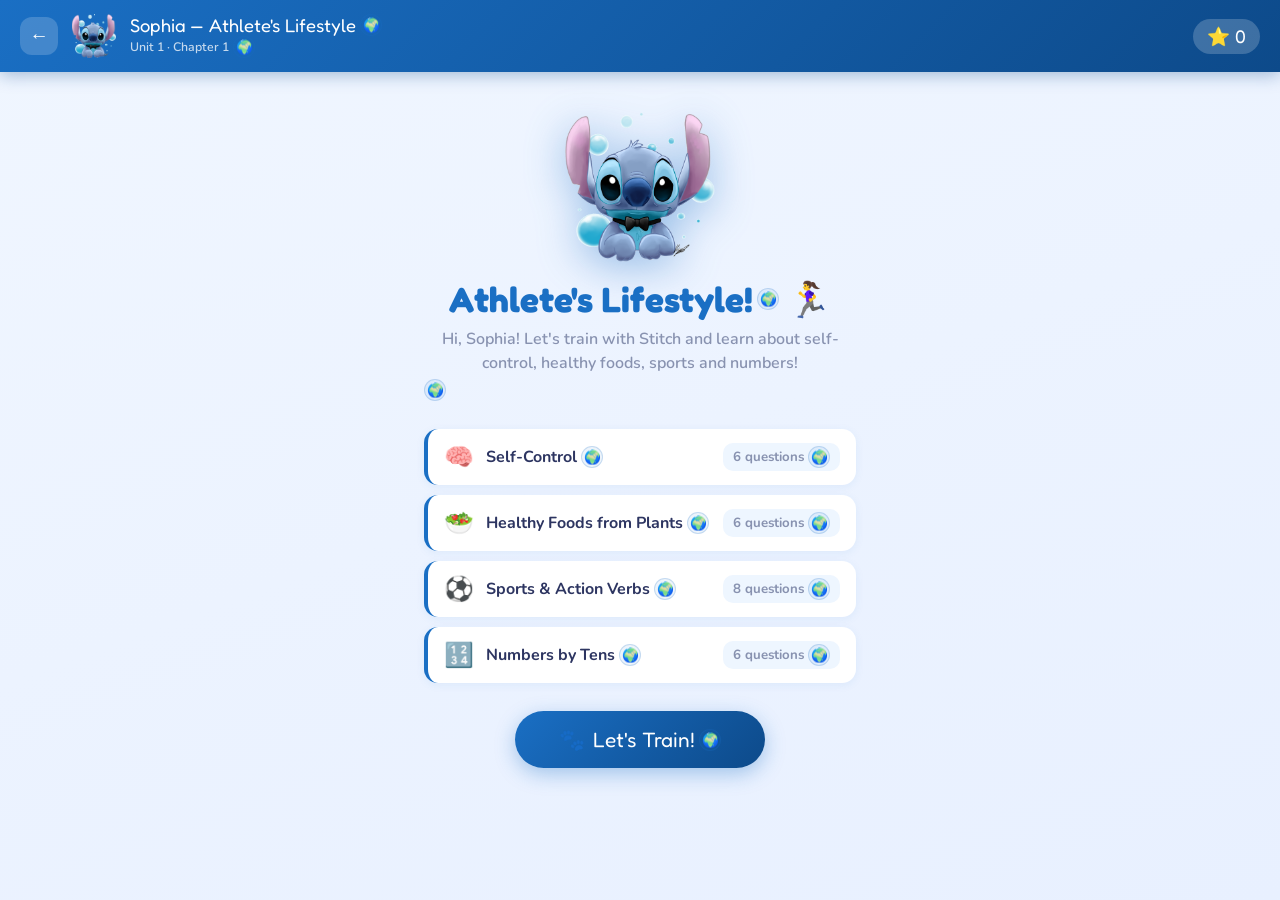
<file: games/sophia-unit1/index.html>
<!DOCTYPE html>
<html lang="pt-BR">

<head>
  <meta charset="UTF-8">
  <meta name="viewport" content="width=device-width, initial-scale=1.0">
  <title>🐾 Sophia – Athlete's Lifestyle</title>
  <link rel="stylesheet" href="../../lib/eduplay.css?v=3">
  <link rel="stylesheet" href="../../lib/themes.css?v=3">
  <style>
    body {
      min-height: 100vh;
      background: linear-gradient(160deg, #e8f4ff 0%, #d0eaff 100%);
    }

    /* TOP BAR */
    .topbar {
      display: flex;
      align-items: center;
      gap: 14px;
      padding: 14px 20px;
      background: linear-gradient(135deg, #1a6fc4, #0d4a8a);
      box-shadow: 0 3px 16px rgba(13, 74, 138, .35);
      position: sticky;
      top: 0;
      z-index: 100;
    }

    .topbar-back {
      width: 38px;
      height: 38px;
      border-radius: 12px;
      border: none;
      background: rgba(255, 255, 255, .18);
      color: #fff;
      font-size: 1.2rem;
      cursor: pointer;
      display: flex;
      align-items: center;
      justify-content: center;
      transition: background .15s;
      text-decoration: none;
    }

    .topbar-back:hover { background: rgba(255, 255, 255, .3); }

    .topbar-avatar {
      width: 44px;
      height: 44px;
      display: flex;
      align-items: center;
      justify-content: center;
      flex-shrink: 0;
      overflow: hidden;
    }

    .topbar-info { flex: 1; }

    .topbar-title {
      font-family: 'Fredoka One', cursive;
      font-size: 1.15rem;
      color: #fff;
      line-height: 1.1;
    }

    .topbar-sub {
      font-size: .77rem;
      color: rgba(255, 255, 255, .75);
      font-weight: 600;
    }

    .topbar-score {
      font-family: 'Fredoka One', cursive;
      font-size: 1.15rem;
      color: #fff;
      background: rgba(255, 255, 255, .2);
      padding: 6px 14px;
      border-radius: 20px;
    }

    /* SECTION HEADER */
    .section-header {
      text-align: center;
      padding: 28px 20px 14px;
    }

    .sec-emoji {
      font-size: 3rem;
      display: block;
      margin-bottom: 6px;
    }

    .sec-title {
      font-family: 'Fredoka One', cursive;
      font-size: 1.8rem;
      color: #1a6fc4;
    }

    .sec-desc {
      color: #8892b0;
      font-weight: 600;
      margin-top: 4px;
      font-size: .95rem;
    }

    /* PROGRESS */
    .progress-wrap {
      max-width: 580px;
      margin: 0 auto 20px;
      padding: 0 20px;
    }

    .progress-label {
      display: flex;
      justify-content: space-between;
      font-size: .83rem;
      font-weight: 700;
      color: #8892b0;
      margin-bottom: 6px;
    }

    .ep-progress-fill {
      background: linear-gradient(90deg, #1a6fc4, #4488dd) !important;
    }

    /* QUESTION CARD */
    .question-area {
      max-width: 580px;
      margin: 0 auto;
      padding: 0 20px;
    }

    .q-card {
      background: #fff;
      border-radius: 24px;
      box-shadow: 0 6px 28px rgba(26, 111, 196, .1);
      padding: 24px 24px 18px;
      margin-bottom: 18px;
      border-top: 4px solid #1a6fc4;
      animation: q-slide-in .3s cubic-bezier(.34, 1.56, .64, 1);
    }

    @keyframes q-slide-in {
      from { opacity: 0; transform: translateY(18px) scale(.97) }
      to   { opacity: 1; transform: translateY(0) scale(1) }
    }

    .q-label {
      font-size: .8rem;
      font-weight: 800;
      text-transform: uppercase;
      letter-spacing: .06em;
      color: #1a6fc4;
      margin-bottom: 10px;
      display: flex;
      align-items: center;
      gap: 6px;
    }

    .q-repeat-badge {
      background: #fff3cd;
      color: #9a6700;
      font-size: .74rem;
      font-weight: 700;
      padding: 2px 10px;
      border-radius: 20px;
      border: 1px solid #ffc107;
    }

    .q-text {
      font-family: 'Fredoka One', cursive;
      font-size: clamp(1.2rem, 4vw, 1.7rem);
      color: #2d3561;
      line-height: 1.3;
      display: flex;
      align-items: center;
      gap: 10px;
      flex-wrap: wrap;
    }

    .hint-box {
      margin-top: 10px;
      padding: 10px 14px;
      background: #eef6ff;
      border-radius: 12px;
      font-size: .9rem;
      font-weight: 700;
      color: #1a6fc4;
      display: flex;
      align-items: center;
      gap: 8px;
      border-left: 3px solid #1a6fc4;
    }

    /* OPTIONS */
    .options-grid {
      display: grid;
      gap: 10px;
      margin-top: 18px;
    }

    .options-grid.cols-2 { grid-template-columns: 1fr 1fr; }

    .option-btn {
      display: flex;
      align-items: center;
      gap: 10px;
      padding: 13px 16px;
      border-radius: 14px;
      border: 2.5px solid #cce0f5;
      background: #f5faff;
      font-family: 'Nunito', sans-serif;
      font-size: 1rem;
      font-weight: 700;
      color: #2d3561;
      cursor: pointer;
      text-align: left;
      transition: all .18s;
    }

    .option-btn:hover:not(:disabled) {
      border-color: #1a6fc4;
      background: #eef6ff;
      transform: translateX(4px);
    }

    .option-btn.correct {
      border-color: #43c97e !important;
      background: #e8faf0 !important;
      color: #1a7a47;
    }

    .option-btn.wrong {
      border-color: #ff5c6a !important;
      background: #fff0f2 !important;
      color: #c0392b;
    }

    .option-btn:disabled { cursor: default; }

    /* TRUE/FALSE options */
    .tf-grid {
      display: grid;
      grid-template-columns: 1fr 1fr;
      gap: 14px;
      margin-top: 20px;
    }

    .tf-btn {
      padding: 20px 10px;
      border-radius: 18px;
      border: 3px solid #cce0f5;
      background: #f5faff;
      font-family: 'Fredoka One', cursive;
      font-size: 1.6rem;
      cursor: pointer;
      text-align: center;
      transition: all .18s;
      display: flex;
      flex-direction: column;
      align-items: center;
      gap: 6px;
    }

    .tf-btn .tf-label {
      font-size: .9rem;
      font-weight: 800;
      font-family: 'Nunito', sans-serif;
    }

    .tf-btn:hover:not(:disabled) {
      border-color: #1a6fc4;
      background: #eef6ff;
      transform: scale(1.04);
    }

    .tf-btn.correct {
      border-color: #43c97e !important;
      background: #e8faf0 !important;
    }

    .tf-btn.wrong {
      border-color: #ff5c6a !important;
      background: #fff0f2 !important;
    }

    .tf-btn:disabled { cursor: default; }

    /* SCREENS */
    .screen { display: none; }
    .screen.active { display: block; }

    /* START */
    .start-screen {
      text-align: center;
      padding: 40px 24px;
      max-width: 480px;
      margin: 0 auto;
    }

    .start-hero {
      display: block;
      margin: 0 auto 16px;
      filter: drop-shadow(0 8px 20px rgba(26, 111, 196, .4));
      animation: ep-float 3s ease-in-out infinite;
    }

    .start-title {
      font-family: 'Fredoka One', cursive;
      font-size: 2.2rem;
      color: #1a6fc4;
      margin-bottom: 6px;
    }

    .start-desc {
      color: #8892b0;
      font-weight: 600;
      margin-bottom: 28px;
      line-height: 1.5;
    }

    .sections-preview {
      display: flex;
      flex-direction: column;
      gap: 10px;
      margin-bottom: 28px;
      text-align: left;
    }

    .sec-item {
      display: flex;
      align-items: center;
      gap: 12px;
      padding: 12px 16px;
      background: #fff;
      border-radius: 14px;
      box-shadow: 0 2px 10px rgba(26, 111, 196, .07);
      font-weight: 700;
      color: #2d3561;
      border-left: 4px solid #1a6fc4;
    }

    .sec-item .si-count {
      margin-left: auto;
      font-size: .83rem;
      color: #8892b0;
      background: #eef6ff;
      padding: 3px 10px;
      border-radius: 10px;
    }

    .start-btn {
      background: linear-gradient(135deg, #1a6fc4, #0d4a8a);
      color: #fff;
      border: none;
      font-family: 'Fredoka One', cursive;
      font-size: 1.3rem;
      padding: 16px 44px;
      border-radius: 50px;
      cursor: pointer;
      box-shadow: 0 6px 20px rgba(26, 111, 196, .35);
      transition: all .2s;
      display: inline-flex;
      align-items: center;
      gap: 8px;
      text-decoration: none;
    }

    .start-btn:hover {
      transform: translateY(-3px);
      box-shadow: 0 10px 28px rgba(26, 111, 196, .4);
    }

    /* REWARD */
    .reward-screen {
      text-align: center;
      padding: 24px 20px;
      max-width: 600px;
      margin: 0 auto;
    }

    .reward-title {
      font-family: 'Fredoka One', cursive;
      font-size: 1.7rem;
      color: #1a6fc4;
      margin-bottom: 6px;
    }

    .reward-desc {
      color: #8892b0;
      font-weight: 600;
      margin-bottom: 18px;
    }

    .game-instructions {
      background: #eef6ff;
      border-radius: 12px;
      padding: 9px 16px;
      font-size: .88rem;
      font-weight: 700;
      color: #1a6fc4;
      margin-bottom: 12px;
      border-left: 3px solid #1a6fc4;
    }

    .game-area { margin: 12px 0; min-height: 120px; }

    .continue-btn {
      display: none;
      margin-top: 14px;
      background: linear-gradient(135deg, #43c97e, #1a7a47);
      color: #fff;
      border: none;
      font-family: 'Fredoka One', cursive;
      font-size: 1.2rem;
      padding: 14px 36px;
      border-radius: 50px;
      cursor: pointer;
      box-shadow: 0 4px 16px rgba(67, 201, 126, .3);
      transition: all .2s;
    }

    .continue-btn:hover { transform: translateY(-2px); }

    /* DONE */
    .done-screen {
      text-align: center;
      padding: 50px 24px;
      max-width: 480px;
      margin: 0 auto;
    }

    .done-trophy {
      display: block;
      margin: 0 auto 16px;
      animation: ep-float 3s ease-in-out infinite;
    }

    .done-title {
      font-family: 'Fredoka One', cursive;
      font-size: 2.2rem;
      color: #1a6fc4;
      margin-bottom: 6px;
    }

    .done-sub {
      color: #8892b0;
      font-weight: 600;
      font-size: 1rem;
      margin-bottom: 28px;
    }

    .done-stats {
      display: flex;
      gap: 12px;
      justify-content: center;
      flex-wrap: wrap;
      margin-bottom: 28px;
    }

    .stat-pill {
      background: #fff;
      border-radius: 20px;
      padding: 12px 22px;
      box-shadow: 0 2px 12px rgba(26, 111, 196, .1);
      font-family: 'Fredoka One', cursive;
      font-size: 1.25rem;
      color: #2d3561;
      border-top: 3px solid #1a6fc4;
    }

    .stat-pill span {
      display: block;
      font-family: 'Nunito', sans-serif;
      font-size: .78rem;
      font-weight: 700;
      color: #8892b0;
    }

    /* Bible Gem highlight */
    .bible-gem {
      background: linear-gradient(135deg, #fffbe6, #fff3b0);
      border: 2px solid #ffd93d;
      border-radius: 14px;
      padding: 12px 16px;
      margin-top: 12px;
      font-size: .93rem;
      font-weight: 700;
      color: #7a5e00;
      display: flex;
      align-items: flex-start;
      gap: 8px;
    }
  </style>
</head>

<body class="theme-stitch">

  <div class="topbar">
    <a href="../../index.html" class="topbar-back">←</a>
    <div class="topbar-avatar">
      <img src="../../assets/stitch.png" alt="Stitch" style="width:44px;height:44px;object-fit:contain;">
    </div>
    <div class="topbar-info">
      <div class="topbar-title">Sophia — <span data-pt="Estilo de Vida do Atleta">Athlete's Lifestyle</span></div>
      <div class="topbar-sub"><span data-pt="Unidade 1 · Capítulo 1">Unit 1 · Chapter 1</span></div>
    </div>
    <div class="topbar-score">⭐ <span id="score-display">0</span></div>
  </div>

  <!-- START -->
  <div id="screen-start" class="screen active">
    <div class="start-screen">
      <img src="../../assets/stitch.png" alt="Stitch" class="start-hero" style="width:150px;height:150px;object-fit:contain;">
      <h1 class="start-title"><span data-pt="Estilo de Vida do Atleta!">Athlete's Lifestyle!</span> 🏃‍♀️</h1>
      <p class="start-desc"><span data-pt="Oi, Sophia! Vamos treinar com o Stitch e aprender sobre autocontrole, alimentos saudáveis, esportes e números!">Hi, Sophia! Let's train with Stitch and learn about self-control, healthy foods, sports and numbers!</span></p>
      <div class="sections-preview">
        <div class="sec-item"><span style="font-size:1.5rem">🧠</span> <span data-pt="Autocontrole">Self-Control</span> <span class="si-count"><span data-pt="6 perguntas">6 questions</span></span></div>
        <div class="sec-item"><span style="font-size:1.5rem">🥗</span> <span data-pt="Alimentos Saudáveis de Plantas">Healthy Foods from Plants</span> <span class="si-count"><span data-pt="6 perguntas">6 questions</span></span></div>
        <div class="sec-item"><span style="font-size:1.5rem">⚽</span> <span data-pt="Esportes e Verbos de Ação">Sports &amp; Action Verbs</span> <span class="si-count"><span data-pt="8 perguntas">8 questions</span></span></div>
        <div class="sec-item"><span style="font-size:1.5rem">🔢</span> <span data-pt="Números de Dez em Dez">Numbers by Tens</span> <span class="si-count"><span data-pt="6 perguntas">6 questions</span></span></div>
      </div>
      <button class="start-btn" onclick="startGame()">🐾 <span data-pt="Vamos Treinar!">Let's Train!</span></button>
    </div>
  </div>

  <!-- QUIZ -->
  <div id="screen-quiz" class="screen">
    <div class="section-header">
      <span class="sec-emoji" id="sec-emoji">🧠</span>
      <div class="sec-title" id="sec-title">Self-Control</div>
      <div class="sec-desc" id="sec-desc">Is this self-control?</div>
    </div>
    <div class="progress-wrap">
      <div class="progress-label"><span id="prog-text">Question 1 of 6</span><span id="prog-pct">0%</span></div>
      <div class="ep-progress">
        <div class="ep-progress-fill" id="prog-fill" style="width:0%"></div>
      </div>
    </div>
    <div class="question-area" id="question-area"></div>
  </div>

  <!-- REWARD -->
  <div id="screen-reward" class="screen">
    <div class="reward-screen">
      <div class="reward-title" id="reward-title">🎉 Section Complete!</div>
      <div class="reward-desc" id="reward-desc">Great job! Time for a mini-game!</div>
      <div class="game-instructions" id="game-instructions"></div>
      <div class="game-area ep-game-container" id="game-area"></div>
      <button class="continue-btn" id="continue-btn" onclick="advanceSection()"><span data-pt="Próximo Capítulo">Next Section</span> ▶</button>
    </div>
  </div>

  <!-- DONE -->
  <div id="screen-done" class="screen">
    <div class="done-screen">
      <!-- Gold trophy with a blue stitch-themed circle -->
      <svg class="done-trophy" viewBox="0 0 120 120" width="120" height="120" xmlns="http://www.w3.org/2000/svg">
        <circle cx="60" cy="60" r="56" fill="#1a6fc4"/>
        <circle cx="60" cy="60" r="44" fill="#4488dd" opacity=".4"/>
        <text x="60" y="78" text-anchor="middle" font-size="56" fill="#FFD700">🏆</text>
      </svg>
      <h2 class="done-title"><span data-pt="Incrível">Amazing</span>, Sophia! 🐾</h2>
      <p class="done-sub"><span data-pt="Você completou a Unidade 1! O Stitch está muito orgulhoso de você!">You completed Unit 1! Stitch is so proud of you!</span> 💙</p>
      <div class="done-stats">
        <div class="stat-pill" id="stat-correct">0 <span><span data-pt="corretas">correct</span></span></div>
        <div class="stat-pill" id="stat-total">0 <span><span data-pt="tentativas">attempts</span></span></div>
        <div class="stat-pill" id="stat-pct">0% <span><span data-pt="precisão">accuracy</span></span></div>
      </div>
      <div class="ep-stars" id="done-stars" style="margin-bottom:28px;">
        <span class="ep-star">⭐</span><span class="ep-star">⭐</span><span class="ep-star">⭐</span>
      </div>
      <div style="display:flex;gap:12px;justify-content:center;flex-wrap:wrap;">
        <button class="start-btn" style="font-size:1.1rem;padding:13px 30px;" onclick="restartGame()">🔄 <span data-pt="Jogar Novamente">Play Again</span></button>
        <a href="../../index.html" class="start-btn" style="font-size:1.1rem;padding:13px 30px;background:linear-gradient(135deg,#d32f2f,#8B0000);">🏠 Menu</a>
      </div>
    </div>
  </div>

  <script src="../../lib/eduplay.js?v=3"></script>
  <script src="../../lib/reward-games.js?v=3"></script>
  <script src="../../lib/games/snake.js?v=3"></script>
  <script src="../../lib/games/tetris.js?v=3"></script>
  <script src="../../lib/games/tictactoe.js?v=3"></script>
  <script src="../../lib/games/builder.js?v=3"></script>
  <script>
    EduPlay.Translation.init();
    const t = EduPlay.Translation.t.bind(EduPlay.Translation);

    // ─────────────────────────────────────────────────────────
    // CONTENT — Unit 1, Chapter 1: Athlete's Lifestyle
    // ─────────────────────────────────────────────────────────
    const SECTIONS = [

      // ── SECTION 1: Self-Control ──────────────────────────────
      {
        id: 'self-control',
        title: t('Self-Control', 'Autocontrole'),
        desc: t('Athletes need self-control to get good results!', 'Atletas precisam de autocontrole para obter bons resultados!'),
        emoji: '🧠',
        questions: [
          {
            id: 'sc1', type: 'truefalse',
            text: t('Self-control is…', 'Autocontrole é…'),
            questionEmoji: '⏰',
            audio: 'to wake up early',
            hint: t('To wake up early', 'Acordar cedo') + ' — ' + t('is this self-control?', 'isso é autocontrole?'),
            hintEmoji: '💡',
            correctAnswer: true,   // YES
            yesLabel: 'Yes! ✅',
            noLabel:  'No ❌',
          },
          {
            id: 'sc2', type: 'truefalse',
            text: t('Self-control is…', 'Autocontrole é…'),
            questionEmoji: '🥗',
            audio: 'to eat healthy food',
            hint: t('To eat healthy food', 'Comer comida saudável') + ' — ' + t('is this self-control?', 'isso é autocontrole?'),
            hintEmoji: '💡',
            correctAnswer: true,
            yesLabel: 'Yes! ✅',
            noLabel:  'No ❌',
          },
          {
            id: 'sc3', type: 'truefalse',
            text: t('Self-control is…', 'Autocontrole é…'),
            questionEmoji: '👊',
            audio: 'to fight with friends',
            hint: t('To fight with friends', 'Brigar com os amigos') + ' — ' + t('is this self-control?', 'isso é autocontrole?'),
            hintEmoji: '💡',
            correctAnswer: false,  // NO
            yesLabel: 'Yes! ✅',
            noLabel:  'No ❌',
          },
          {
            id: 'sc4', type: 'truefalse',
            text: t('Self-control is…', 'Autocontrole é…'),
            questionEmoji: '🏃',
            audio: 'to practice sports',
            hint: t('To practice sports', 'Praticar esportes') + ' — ' + t('is this self-control?', 'isso é autocontrole?'),
            hintEmoji: '💡',
            correctAnswer: true,
            yesLabel: 'Yes! ✅',
            noLabel:  'No ❌',
          },
          {
            id: 'sc5', type: 'truefalse',
            text: t('Self-control is…', 'Autocontrole é…'),
            questionEmoji: '🎮',
            audio: 'to play games all the time',
            hint: t('To play games all the time', 'Jogar videogame o tempo todo') + ' — ' + t('is this self-control?', 'isso é autocontrole?'),
            hintEmoji: '💡',
            correctAnswer: false,
            yesLabel: 'Yes! ✅',
            noLabel:  'No ❌',
          },
          {
            id: 'sc6', type: 'multiple',
            text: t('Paul wrote: "Every athlete exercises…"', 'Paulo escreveu: "Todo atleta se exercita…"'),
            questionEmoji: '📜',
            audio: 'every athlete exercises self-control',
            hint: t("1 Corinthians 9:25 — Paul's Bible Gem!", "1 Coríntios 9:25 — Joia Bíblica do Paulo!"),
            hintEmoji: '📖',
            options: [
              { id: 'a', label: t('self-control', 'autocontrole'), correct: true },
              { id: 'b', label: t('basketball', 'basquete'), correct: false },
              { id: 'c', label: t('swimming', 'natação'), correct: false },
              { id: 'd', label: t('running', 'corrida'), correct: false },
            ]
          },
        ]
      },

      // ── SECTION 2: Healthy Foods from Plants ─────────────────
      {
        id: 'healthy-foods',
        title: t('Healthy Foods from Plants', 'Alimentos Saudáveis de Plantas'),
        desc: t('Many healthy foods come from plants!', 'Muitos alimentos saudáveis vêm de plantas!'),
        emoji: '🥗',
        questions: [
          {
            id: 'hf1', type: 'multiple',
            text: t('What is this? It is a leaf.', 'O que é isso? É uma folha.'),
            questionEmoji: '🥬',
            audio: 'lettuce',
            options: [
              { id: 'a', label: t('Lettce', 'Alface'), correct: true }, // typo fixed: Letttuce -> Lettuce
              { id: 'b', label: t('Cauliflower', 'Couve-flor'), correct: false },
              { id: 'c', label: t('Radish', 'Rabanete'), correct: false },
              { id: 'd', label: t('Papaya', 'Mamão'), correct: false },
            ]
          },
          {
            id: 'hf2', type: 'multiple',
            text: t('What is this? It is a fruit.', 'O que é isso? É uma fruta.'),
            questionEmoji: '🍈',
            audio: 'papaya',
            options: [
              { id: 'a', label: t('Radish', 'Rabanete'), correct: false },
              { id: 'b', label: t('Lettuce', 'Alface'), correct: false },
              { id: 'c', label: t('Papaya', 'Mamão'), correct: true },
              { id: 'd', label: t('Cauliflower', 'Couve-flor'), correct: false },
            ]
          },
          {
            id: 'hf3', type: 'multiple',
            text: t('What is this? It is a flower.', 'O que é isso? É uma flor.'),
            questionEmoji: '🥦',
            audio: 'cauliflower',
            options: [
              { id: 'a', label: t('Papaya', 'Mamão'), correct: false },
              { id: 'b', label: t('Cauliflower', 'Couve-flor'), correct: true },
              { id: 'c', label: t('Lettuce', 'Alface'), correct: false },
              { id: 'd', label: t('Radish', 'Rabanete'), correct: false },
            ]
          },
          {
            id: 'hf4', type: 'multiple',
            text: t('What is this? It is a root.', 'O que é isso? É uma raiz.'),
            questionEmoji: '🌱',
            audio: 'radish',
            options: [
              { id: 'a', label: t('Lettuce', 'Alface'), correct: false },
              { id: 'b', label: t('Cauliflower', 'Couve-flor'), correct: false },
              { id: 'c', label: t('Papaya', 'Mamão'), correct: false },
              { id: 'd', label: t('Radish', 'Rabanete'), correct: true },
            ]
          },
          {
            id: 'hf5', type: 'multiple',
            text: t('Lily eats healthy food. What PART of the plant is a radish?', 'Lily come comida saudável. Que PARTE da planta é um rabanete?'),
            questionEmoji: '🌿',
            audio: 'a root',
            options: [
              { id: 'a', label: t('A leaf', 'Uma folha'), correct: false },
              { id: 'b', label: t('A fruit', 'Uma fruta'), correct: false },
              { id: 'c', label: t('A root', 'Uma raiz'), correct: true },
              { id: 'd', label: t('A flower', 'Uma flor'), correct: false },
            ]
          },
          {
            id: 'hf6', type: 'multiple',
            text: t('What PART of the plant is lettuce?', 'Que PARTE da planta é a alface?'),
            questionEmoji: '🥬',
            audio: 'a leaf',
            options: [
              { id: 'a', label: t('A flower', 'Uma flor'), correct: false },
              { id: 'b', label: t('A trunk', 'Um tronco'), correct: false },
              { id: 'c', label: t('A fruit', 'Uma fruta'), correct: false },
              { id: 'd', label: t('A leaf', 'Uma folha'), correct: true },
            ]
          },
        ]
      },

      // ── SECTION 3: Sports & Action Verbs ─────────────────────
      {
        id: 'sports-verbs',
        title: t('Sports & Action Verbs', 'Esportes e Verbos de Ação'),
        desc: t('Words that indicate actions are called verbs!', 'Palavras que indicam ações são chamadas de verbos!'),
        emoji: '⚽',
        questions: [
          {
            id: 'sv1', type: 'multiple',
            text: t('What sport is this? He practices every week.', 'Que esporte é esse? Ele pratica toda semana.'),
            questionEmoji: '🏊',
            audio: 'swimming',
            options: [
              { id: 'a', label: t('Swimming', 'Natação'), correct: true },
              { id: 'b', label: t('Basketball', 'Basquete'), correct: false },
              { id: 'c', label: t('Volleyball', 'Vôlei'), correct: false },
              { id: 'd', label: t('Running', 'Corrida'), correct: false },
            ]
          },
          {
            id: 'sv2', type: 'multiple',
            text: t('What sport is this? The girls are playing it at school.', 'Que esporte é esse? As meninas estão jogando na escola.'),
            questionEmoji: '🏐',
            audio: 'volleyball',
            options: [
              { id: 'a', label: t('Soccer', 'Futebol'), correct: false },
              { id: 'b', label: t('Swimming', 'Natação'), correct: false },
              { id: 'c', label: t('Volleyball', 'Vôlei'), correct: true },
              { id: 'd', label: t('Basketball', 'Basquete'), correct: false },
            ]
          },
          {
            id: 'sv3', type: 'multiple',
            text: t('What sport is this? They are dribbling an orange ball.', 'Que esporte é esse? Eles estão quicando uma bola laranja.'),
            questionEmoji: '🏀',
            audio: 'basketball',
            options: [
              { id: 'a', label: t('Volleyball', 'Vôlei'), correct: false },
              { id: 'b', label: t('Basketball', 'Basquete'), correct: true },
              { id: 'c', label: t('Soccer', 'Futebol'), correct: false },
              { id: 'd', label: t('Running', 'Corrida'), correct: false },
            ]
          },
          {
            id: 'sv4', type: 'multiple',
            text: t('What sport is this? The boy is playing with a round black-and-white ball.', 'Que esporte é esse? O menino está jogando com uma bola redonda preta e branca.'),
            questionEmoji: '⚽',
            audio: 'soccer',
            options: [
              { id: 'a', label: t('Basketball', 'Basquete'), correct: false },
              { id: 'b', label: t('Swimming', 'Natação'), correct: false },
              { id: 'c', label: t('Volleyball', 'Vôlei'), correct: false },
              { id: 'd', label: t('Soccer', 'Futebol'), correct: true },
            ]
          },
          {
            id: 'sv5', type: 'multiple',
            text: t('"She _____ the volleyball." Which verb is correct?', '"Ela _____ a bola de vôlei." Qual verbo está correto?'),
            questionEmoji: '🏐',
            audio: 'she serves the volleyball',
            options: [
              { id: 'a', label: t('bounces', 'quica'), correct: false },
              { id: 'b', label: t('serves', 'saca'), correct: true },
              { id: 'c', label: t('kicks', 'chuta'), correct: false },
              { id: 'd', label: t('swims', 'nada'), correct: false },
            ]
          },
          {
            id: 'sv6', type: 'multiple',
            text: t('"She _____ the basketball." Which verb is correct?', '"Ela _____ a bola de basquete." Qual verbo está correto?'),
            questionEmoji: '🏀',
            audio: 'she bounces the basketball',
            options: [
              { id: 'a', label: t('kicks', 'chuta'), correct: false },
              { id: 'b', label: t('serves', 'saca'), correct: false },
              { id: 'c', label: t('bounces', 'quica'), correct: true },
              { id: 'd', label: t('runs', 'corre'), correct: false },
            ]
          },
          {
            id: 'sv7', type: 'multiple',
            text: t('"He _____ the soccer ball." Which verb is correct?', '"Ele _____ a bola de futebol." Qual verbo está correto?'),
            questionEmoji: '⚽',
            audio: 'he kicks the soccer ball',
            options: [
              { id: 'a', label: t('swims', 'nada'), correct: false },
              { id: 'b', label: t('bounces', 'quica'), correct: false },
              { id: 'c', label: t('runs', 'corre'), correct: false },
              { id: 'd', label: t('kicks', 'chuta'), correct: true },
            ]
          },
          {
            id: 'sv8', type: 'multiple',
            text: t('"She _____ in the pool." Which verb is correct?', '"Ela _____ na piscina." Qual verbo está correto?'),
            questionEmoji: '🏊',
            audio: 'she swims in the pool',
            options: [
              { id: 'a', label: t('swims', 'nada'), correct: true },
              { id: 'b', label: t('bounces', 'quica'), correct: false },
              { id: 'c', label: t('serves', 'saca'), correct: false },
              { id: 'd', label: t('kicks', 'chuta'), correct: false },
            ]
          },
        ]
      },

      // ── SECTION 4: Numbers by Tens ───────────────────────────
      {
        id: 'numbers',
        title: t('Numbers by Tens', 'Números de Dez em Dez'),
        desc: t('In competitions, scores can be counted using tens and ones!', 'Nas competições, as pontuações podem ser contadas usando dezenas e unidades!'),
        emoji: '🔢',
        questions: [
          {
            id: 'nb1', type: 'multiple',
            text: t('How do we say number 10 in English?', 'Como dizemos o número 10 em inglês?'),
            questionEmoji: '🔟',
            audio: 'ten',
            options: [
              { id: 'a', label: t('Twenty', 'Vinte'), correct: false },
              { id: 'b', label: t('Ten', 'Dez'), correct: true },
              { id: 'c', label: t('Thirty', 'Trinta'), correct: false },
              { id: 'd', label: t('Forty', 'Quarenta'), correct: false },
            ]
          },
          {
            id: 'nb2', type: 'multiple',
            text: t('How do we say number 20 in English?', 'Como dizemos o número 20 em inglês?'),
            questionEmoji: '2️⃣0️⃣',
            audio: 'twenty',
            options: [
              { id: 'a', label: t('Ten', 'Dez'), correct: false },
              { id: 'b', label: t('Fifty', 'Cinquenta'), correct: false },
              { id: 'c', label: t('Thirty', 'Trinta'), correct: false },
              { id: 'd', label: t('Twenty', 'Vinte'), correct: true },
            ]
          },
          {
            id: 'nb3', type: 'multiple',
            text: t('How do we say number 30 in English?', 'Como dizemos o número 30 em inglês?'),
            questionEmoji: '3️⃣0️⃣',
            audio: 'thirty',
            options: [
              { id: 'a', label: t('Forty', 'Quarenta'), correct: false },
              { id: 'b', label: t('Thirty', 'Trinta'), correct: true },
              { id: 'c', label: t('Twenty', 'Vinte'), correct: false },
              { id: 'd', label: t('Fifty', 'Cinquenta'), correct: false },
            ]
          },
          {
            id: 'nb4', type: 'multiple',
            text: t('How do we say number 40 in English?', 'Como dizemos o número 40 em inglês?'),
            questionEmoji: '4️⃣0️⃣',
            audio: 'forty',
            options: [
              { id: 'a', label: t('Thirty', 'Trinta'), correct: false },
              { id: 'b', label: t('Twenty', 'Vinte'), correct: false },
              { id: 'c', label: t('Forty', 'Quarenta'), correct: true },
              { id: 'd', label: t('Ten', 'Dez'), correct: false },
            ]
          },
          {
            id: 'nb5', type: 'multiple',
            text: t('How do we say number 50 in English?', 'Como dizemos o número 50 em inglês?'),
            questionEmoji: '5️⃣0️⃣',
            audio: 'fifty',
            options: [
              { id: 'a', label: t('Sixty', 'Sessenta'), correct: false },
              { id: 'b', label: t('Forty', 'Quarenta'), correct: false },
              { id: 'c', label: t('Fifty', 'Cinquenta'), correct: true },
              { id: 'd', label: t('Thirty', 'Trinta'), correct: false },
            ]
          },
          {
            id: 'nb6', type: 'multiple',
            text: t('The basketball team scored 44 points. How many TENS are there?', 'O time de basquete marcou 44 pontos. Quantas DEZENAS existem?'),
            questionEmoji: '🏀',
            audio: 'four tens',
            hint: t('44 = 4 tens + 4 ones', '44 = 4 dezenas + 4 unidades'),
            hintEmoji: '💡',
            options: [
              { id: 'a', label: t('2 tens', '2 dezenas'), correct: false },
              { id: 'b', label: t('3 tens', '3 dezenas'), correct: false },
              { id: 'c', label: t('4 tens', '4 dezenas'), correct: true },
              { id: 'd', label: t('5 tens', '5 dezenas'), correct: false },
            ]
          },
        ]
      },
    ];

    // ─────────────────────────────────────────────────────────
    // GAME ENGINE
    // ─────────────────────────────────────────────────────────
    let engine, totalScore = 0, currentGame = null, questionAnswered = false;

    function showScreen(id) {
      document.querySelectorAll('.screen').forEach(s => s.classList.remove('active'));
      document.getElementById('screen-' + id).classList.add('active');
    }

    function startGame() {
      engine = new EduPlay.QuizEngine(SECTIONS, {
        maxRepeats: 2,
        onAllComplete: () => setTimeout(showDoneScreen, 800)
      });
      totalScore = 0;
      document.getElementById('score-display').textContent = 0;
      renderQuiz();
      showScreen('quiz');
    }

    function restartGame() { startGame(); }

    function renderQuiz() {
      const q = engine.current();
      if (!q) return;
      const sec = SECTIONS[engine.currentSection];
      document.getElementById('sec-emoji').textContent = sec.emoji;
      document.getElementById('sec-title').innerHTML = sec.title;
      document.getElementById('sec-desc').innerHTML = sec.desc;

      const { done, total } = engine.sectionProgress();
      const pct = total > 0 ? Math.round(done / total * 100) : 0;
      document.getElementById('prog-text').innerHTML = `${t('Question', 'Pergunta')} ${done + 1} ${t('of', 'de')} ${total}`;
      document.getElementById('prog-pct').textContent = pct + '%';
      document.getElementById('prog-fill').style.width = pct + '%';

      const area = document.getElementById('question-area');
      area.innerHTML = '';
      questionAnswered = false;

      const isRepeat = engine.errors[q.id] !== undefined;
      const card = document.createElement('div');
      card.className = 'q-card';

      // label
      const lbl = document.createElement('div');
      lbl.className = 'q-label';
      lbl.innerHTML = `<span>🐾 ${t('Question', 'Pergunta')}</span>`;
      if (isRepeat) lbl.innerHTML += `<span class="q-repeat-badge">🔁 ${t('Try again!', 'Tente novamente!')}</span>`;
      card.appendChild(lbl);

      if (isRepeat) {
        const n = document.createElement('div');
        n.style.cssText = 'text-align:center;margin-bottom:8px;font-size:.85rem;color:#9a6700;font-weight:700;background:#fffbea;border-radius:8px;padding:5px 10px;';
        n.innerHTML = `⚠️ ${t("We got this wrong — let's try again!", "Erramos essa — vamos tentar de novo!")}`;
        card.appendChild(n);
      }

      // question text
      const qt = document.createElement('div');
      qt.className = 'q-text';
      if (q.questionEmoji) {
        const em = document.createElement('span');
        em.style.fontSize = '2.2rem';
        em.textContent = q.questionEmoji;
        qt.appendChild(em);
      }
      const txt = document.createElement('span');
      txt.innerHTML = q.text; // Use innerHTML for translation
      qt.appendChild(txt);
      if (q.audio) qt.appendChild(EduPlay.UI.playBtn(q.audio));
      card.appendChild(qt);

      // hint
      if (q.hint) {
        const hb = document.createElement('div');
        hb.className = 'hint-box';
        hb.innerHTML = `<span>${q.hintEmoji || '💬'} ${q.hint}</span>`;
        card.appendChild(hb);
      }

      // TRUE/FALSE questions (yes/no)
      if (q.type === 'truefalse') {
        const tfGrid = document.createElement('div');
        tfGrid.className = 'tf-grid';

        const btnYes = document.createElement('button');
        btnYes.className = 'tf-btn';
        btnYes.innerHTML = `<span>✅</span><span class="tf-label">${t('YES', 'SIM')}</span>`;
        btnYes.onclick = () => handleTFAnswer(btnYes, true, q.correctAnswer, tfGrid, q);

        const btnNo = document.createElement('button');
        btnNo.className = 'tf-btn';
        btnNo.innerHTML = `<span>❌</span><span class="tf-label">${t('NO', 'NÃO')}</span>`;
        btnNo.onclick = () => handleTFAnswer(btnNo, false, q.correctAnswer, tfGrid, q);

        tfGrid.appendChild(btnYes);
        tfGrid.appendChild(btnNo);
        card.appendChild(tfGrid);
      }

      // MULTIPLE CHOICE questions
      if (q.type === 'multiple') {
        const grid = document.createElement('div');
        grid.className = 'options-grid cols-2';
        const opts = [...q.options].sort(() => Math.random() - .5);
        opts.forEach(opt => {
          const btn = document.createElement('button');
          btn.className = 'option-btn';
          btn.innerHTML = `<span>${opt.label}</span>`;
          const pb = EduPlay.UI.playBtn(opt.label);
          pb.style.marginLeft = 'auto';
          btn.appendChild(pb);
          btn.onclick = () => handleAnswer(btn, opt.correct, grid, q);
          grid.appendChild(btn);
        });
        card.appendChild(grid);
      }

      area.appendChild(card);
    }

    function handleTFAnswer(btn, chosen, correctAnswer, grid, q) {
      if (questionAnswered) return;
      questionAnswered = true;
      grid.querySelectorAll('.tf-btn').forEach(b => b.disabled = true);

      const isCorrect = (chosen === correctAnswer);

      // highlight correct / wrong
      const btns = grid.querySelectorAll('.tf-btn');
      btns.forEach(b => {
        const isYes = b.querySelector('.tf-label').textContent === 'YES';
        if ((isYes && correctAnswer) || (!isYes && !correctAnswer)) {
          b.classList.add('correct');
        }
      });
      if (!isCorrect) btn.classList.add('wrong');

      resolveAnswer(isCorrect, q);
    }

    function handleAnswer(btn, correct, grid, q) {
      if (questionAnswered) return;
      questionAnswered = true;
      grid.querySelectorAll('.option-btn').forEach(b => b.disabled = true);
      btn.classList.add(correct ? 'correct' : 'wrong');
      if (!correct) {
        grid.querySelectorAll('.option-btn').forEach(b => {
          const lbl = b.querySelector('span:first-child')?.textContent;
          if (q.options.find(o => o.label === lbl)?.correct) b.classList.add('correct');
        });
      }
      resolveAnswer(correct, q);
    }

    function resolveAnswer(correct, q) {
      if (correct) {
        totalScore += 10;
        document.getElementById('score-display').textContent = totalScore;
        EduPlay.UI.feedback(document.body, true, `✅ ${t('Correct!', 'Correto!')}`);
        EduPlay.UI.confetti(document.body, 45);
        EduPlay.TTS.speak('Correct! Great job!', 'en-US');
      } else {
        EduPlay.UI.feedback(document.body, false, `❌ ${t('Try again!', 'Tente novamente!')}`);
        EduPlay.TTS.speak('Try again!', 'en-US');
      }
      engine.answer(q.id, correct);
      setTimeout(() => {
        if (engine.phase === 'quiz') renderQuiz();
        else if (engine.phase === 'reward') showRewardScreen();
        else if (engine.phase === 'done') showDoneScreen();
      }, 1400);
    }

    function showRewardScreen() {
      showScreen('reward');
      const secIdx = engine._pendingNext !== undefined ? engine._pendingNext - 1 : engine.currentSection;
      const sec = SECTIONS[secIdx] || SECTIONS[engine.currentSection];
      const next = SECTIONS[engine._pendingNext];
      document.getElementById('reward-title').innerHTML = `🎉 "${sec.title}" ${t('complete!', 'concluída!')}`;
      document.getElementById('reward-desc').innerHTML = next
        ? `${t('Amazing, Sophia! Time for a mini-game! Up next:', 'Incrível, Sophia! Hora de um minijogo! A seguir:')} "${next.title}"!`
        : t('Fantastic! Last mini-game!', 'Fantástico! Último minijogo!');

      const randomList = [...RewardGames.list].sort(() => Math.random() - .5);
      const selectedGameType = randomList[0];
      if (currentGame) { currentGame.destroy?.(); currentGame = null; }
      const area = document.getElementById('game-area');
      area.innerHTML = '';
      document.getElementById('game-instructions').textContent = '💡 ' + RewardGames.instructions[selectedGameType];
      const cb = document.getElementById('continue-btn');
      cb.style.display = 'none';
      currentGame = RewardGames[selectedGameType](area, 45, score => {
        totalScore += score;
        document.getElementById('score-display').textContent = totalScore;
        cb.style.display = 'inline-block';
        EduPlay.UI.confetti(document.body, 30);
      });
    }

    function advanceSection() {
      if (currentGame) { currentGame.destroy?.(); currentGame = null; }
      engine.advanceAfterReward();
      renderQuiz();
      showScreen('quiz');
    }

    function showDoneScreen() {
      showScreen('done');
      const prog = engine.score;
      const pct = prog.total > 0 ? Math.round(prog.correct / prog.total * 100) : 0;
      const stars = pct >= 90 ? 3 : pct >= 60 ? 2 : 1;
      document.getElementById('stat-correct').innerHTML = `${prog.correct} <span>acertos</span>`;
      document.getElementById('stat-total').innerHTML = `${prog.total} <span>tentativas</span>`;
      document.getElementById('stat-pct').innerHTML = `${pct}% <span>precisão</span>`;
      document.querySelectorAll('#done-stars .ep-star').forEach((el, i) =>
        setTimeout(() => el.classList.toggle('lit', i < stars), i * 400)
      );
      EduPlay.UI.confetti(document.body, 80);
      EduPlay.Progress.save('sophia-unit1', { stars, correct: prog.correct, total: prog.total, pct });
    }
  </script>
</body>

</html>
</file>
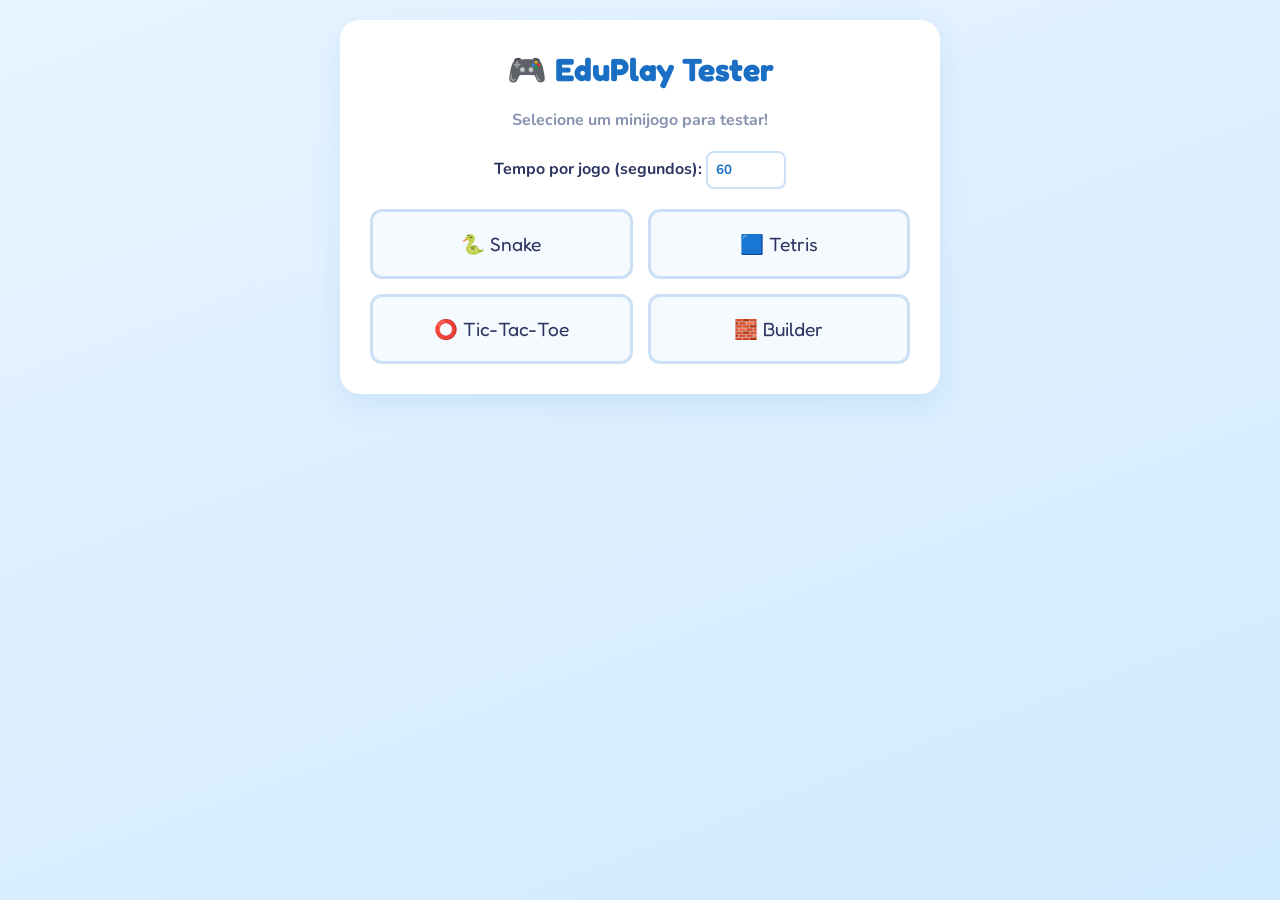
<file: games/tester.html>
<!DOCTYPE html>
<html lang="pt-BR">
<head>
  <meta charset="UTF-8">
  <meta name="viewport" content="width=device-width, initial-scale=1.0">
  <title>EduPlay Game Tester</title>
  <link rel="stylesheet" href="../lib/eduplay.css?v=2">
  <link rel="stylesheet" href="../lib/themes.css?v=2">
  <style>
    body {
      min-height: 100vh;
      background: linear-gradient(160deg, #e8f4ff 0%, #d0eaff 100%);
      font-family: 'Nunito', sans-serif;
      padding: 20px;
    }
    
    .container {
      max-width: 600px;
      margin: 0 auto;
      background: #fff;
      border-radius: 20px;
      padding: 30px;
      box-shadow: 0 10px 30px rgba(26, 111, 196, 0.1);
      text-align: center;
    }

    h1 {
      font-family: 'Fredoka One', cursive;
      color: #1a6fc4;
      margin-bottom: 20px;
    }

    .games-grid {
      display: grid;
      grid-template-columns: 1fr 1fr;
      gap: 15px;
      margin-top: 20px;
    }

    .game-btn {
      background: #f5faff;
      border: 3px solid #cce0f5;
      border-radius: 12px;
      padding: 20px;
      font-family: 'Fredoka One', cursive;
      font-size: 1.2rem;
      color: #2d3561;
      cursor: pointer;
      transition: all 0.2s;
    }

    .game-btn:hover {
      border-color: #1a6fc4;
      background: #eef6ff;
      transform: translateY(-3px);
    }

    #game-area {
      margin-top: 20px;
      min-height: 400px;
      display: none;
      background: #f8fbff;
      border-radius: 16px;
      padding: 20px;
    }

    .back-btn {
      margin-top: 20px;
      background: linear-gradient(135deg, #1a6fc4, #0d4a8a);
      color: #fff;
      border: none;
      padding: 12px 24px;
      border-radius: 30px;
      font-family: 'Fredoka One', cursive;
      font-size: 1.1rem;
      cursor: pointer;
      display: none;
    }
    
    .back-btn:hover {
      transform: translateY(-2px);
      box-shadow: 0 4px 12px rgba(26, 111, 196, 0.3);
    }

    #score-display {
      font-family: 'Fredoka One', cursive;
      font-size: 1.5rem;
      color: #ffd700;
      margin-bottom: 10px;
      display: none;
    }
  </style>
</head>
<body>

  <div class="container" id="menu-container">
    <h1>🎮 EduPlay Tester</h1>
    <p style="color: #8892b0; font-weight: bold;">Selecione um minijogo para testar!</p>
    <div style="margin: 20px 0;">
      <label for="timeLimit" style="color: #2d3561; font-weight: bold;">Tempo por jogo (segundos):</label>
      <input type="number" id="timeLimit" value="60" min="10" max="300" style="padding: 8px; border-radius: 8px; border: 2px solid #cce0f5; width: 80px; font-family: 'Nunito', sans-serif; font-weight: bold; color: #1a6fc4;">
    </div>
    <div class="games-grid" id="games-grid">
      <!-- Buttons will be injected here -->
    </div>
  </div>

  <div class="container" id="play-container" style="display: none;">
    <h2 id="current-game-title" style="font-family: 'Fredoka One', cursive; color: #1a6fc4;">Game</h2>
    <div id="score-display">⭐ <span id="pts">0</span></div>
    <div id="game-area" class="ep-game-container"></div>
    <button class="back-btn" id="finish-btn" onclick="backToMenu()">Voltar ao Menu</button>
  </div>

  <!-- Scripts -->
  <script src="../lib/eduplay.js?v=2"></script>
  <script src="../lib/reward-games.js?v=2"></script>
  <script src="../lib/games/snake.js?v=2"></script>
  <script src="../lib/games/tetris.js?v=2"></script>
  <script src="../lib/games/tictactoe.js?v=2"></script>
  <script src="../lib/games/builder.js?v=2"></script>
  
  <script>
    let currentGameInstance = null;
    let totalScore = 0;

    // Timer Config
    const timeInput = document.getElementById('timeLimit');
    timeInput.value = localStorage.getItem('eduplay_tester_time') || '60';
    timeInput.addEventListener('change', () => {
      const val = Math.max(10, parseInt(timeInput.value, 10) || 60);
      timeInput.value = val;
      localStorage.setItem('eduplay_tester_time', val);
    });

    // Build Menu
    const grid = document.getElementById('games-grid');
    RewardGames.list.forEach(gameId => {
      const btn = document.createElement('button');
      btn.className = 'game-btn';
      btn.textContent = RewardGames.labels[gameId] || gameId;
      btn.onclick = () => launchGame(gameId);
      grid.appendChild(btn);
    });

    function launchGame(gameId) {
      document.getElementById('menu-container').style.display = 'none';
      document.getElementById('play-container').style.display = 'block';
      document.getElementById('game-area').style.display = 'block';
      document.getElementById('finish-btn').style.display = 'none';
      
      const title = RewardGames.labels[gameId] || gameId;
      document.getElementById('current-game-title').textContent = title;
      
      totalScore = 0;
      const scoreDisp = document.getElementById('score-display');
      scoreDisp.style.display = 'block';
      document.getElementById('pts').textContent = totalScore;
      
      const area = document.getElementById('game-area');
      area.innerHTML = '';
      
      if (currentGameInstance) {
        if (currentGameInstance.destroy) currentGameInstance.destroy();
        currentGameInstance = null;
      }

      // Launch with user-defined timer
      const timeSecs = parseInt(timeInput.value, 10) || 60;
      currentGameInstance = RewardGames[gameId](area, timeSecs, (score) => {
        totalScore += score || 0;
        document.getElementById('pts').textContent = totalScore;
        document.getElementById('finish-btn').style.display = 'inline-block';
        EduPlay.UI.confetti(document.body, 40);
      });
    }

    function backToMenu() {
      if (currentGameInstance && currentGameInstance.destroy) {
        currentGameInstance.destroy();
      }
      currentGameInstance = null;
      document.getElementById('play-container').style.display = 'none';
      document.getElementById('menu-container').style.display = 'block';
    }
  </script>
</body>
</html>
</file>
<file: lib/eduplay.css>
/* ============================================================
   EduPlay Global Styles v1.0
   ============================================================ */

@import url('https://fonts.googleapis.com/css2?family=Nunito:wght@400;600;700;800;900&family=Fredoka+One&display=swap');

/* ---------- Reset & Base ---------- */
*, *::before, *::after { box-sizing: border-box; margin: 0; padding: 0; }

:root {
  --ep-primary:   #5b8dee;
  --ep-secondary: #ff7043;
  --ep-success:   #43c97e;
  --ep-danger:    #ff5c6a;
  --ep-warning:   #ffd93d;
  --ep-purple:    #9b5de5;
  --ep-bg:        #f0f4ff;
  --ep-card:      #ffffff;
  --ep-text:      #2d3561;
  --ep-muted:     #8892b0;
  --ep-radius:    18px;
  --ep-shadow:    0 4px 20px rgba(91,141,238,.15);
  --ep-font:      'Nunito', sans-serif;
  --ep-display:   'Fredoka One', cursive;
}

body {
  font-family: var(--ep-font);
  background: var(--ep-bg);
  color: var(--ep-text);
  min-height: 100vh;
  overflow-x: hidden;
}

/* ---------- Play Button ---------- */
.ep-play-btn {
  display: inline-flex;
  align-items: center;
  justify-content: center;
  width: 38px; height: 38px;
  border-radius: 50%;
  border: none;
  background: var(--ep-primary);
  color: #fff;
  cursor: pointer;
  transition: transform .15s, background .15s;
  flex-shrink: 0;
}
.ep-play-btn svg { width: 18px; height: 18px; }
.ep-play-btn:hover { transform: scale(1.1); background: #4578d5; }
.ep-play-btn.playing { background: var(--ep-success); animation: ep-pulse .6s infinite alternate; }

@keyframes ep-pulse {
  from { box-shadow: 0 0 0 0 rgba(67,201,126,.4); }
  to   { box-shadow: 0 0 0 10px rgba(67,201,126,0); }
}

/* ---------- Confetti ---------- */
.ep-confetti {
  position: fixed;
  top: -20px;
  pointer-events: none;
  z-index: 9999;
  animation: ep-fall linear forwards;
}
@keyframes ep-fall {
  from { transform: translateY(0) rotate(0deg); opacity: 1; }
  to   { transform: translateY(110vh) rotate(720deg); opacity: 0; }
}

/* ---------- Feedback Toast ---------- */
.ep-feedback {
  position: fixed;
  top: 24px; left: 50%;
  transform: translateX(-50%) translateY(0);
  padding: 12px 28px;
  border-radius: 50px;
  font-family: var(--ep-display);
  font-size: 1.3rem;
  color: #fff;
  z-index: 999;
  pointer-events: none;
  animation: ep-toast-in .25s ease;
  box-shadow: 0 6px 24px rgba(0,0,0,.2);
}
.ep-feedback-ok  { background: var(--ep-success); }
.ep-feedback-err { background: var(--ep-danger); }
.ep-feedback-hide { animation: ep-toast-out .35s ease forwards; }

@keyframes ep-toast-in  { from { opacity:0; top:0; } to { opacity:1; top:24px; } }
@keyframes ep-toast-out { from { opacity:1; } to { opacity:0; top:0; } }

/* ---------- Progress Bar ---------- */
.ep-progress {
  width: 100%; height: 12px;
  background: #dce6ff;
  border-radius: 8px;
  overflow: hidden;
}
.ep-progress-fill {
  height: 100%;
  background: linear-gradient(90deg, var(--ep-primary), var(--ep-purple));
  border-radius: 8px;
  transition: width .4s ease;
}

/* ---------- Cards ---------- */
.ep-card {
  background: var(--ep-card);
  border-radius: var(--ep-radius);
  box-shadow: var(--ep-shadow);
  padding: 24px;
}

/* ---------- Buttons ---------- */
.ep-btn {
  display: inline-flex;
  align-items: center;
  gap: 8px;
  padding: 12px 28px;
  border-radius: 50px;
  border: none;
  font-family: var(--ep-display);
  font-size: 1.1rem;
  cursor: pointer;
  transition: transform .15s, box-shadow .15s;
}
.ep-btn:hover   { transform: translateY(-2px); box-shadow: 0 6px 20px rgba(0,0,0,.15); }
.ep-btn:active  { transform: translateY(0); }
.ep-btn-primary { background: var(--ep-primary); color: #fff; }
.ep-btn-success { background: var(--ep-success); color: #fff; }
.ep-btn-warning { background: var(--ep-warning); color: var(--ep-text); }
.ep-btn-big     { font-size: 1.4rem; padding: 16px 40px; }

/* ---------- Stars ---------- */
.ep-stars { display: flex; gap: 6px; justify-content: center; }
.ep-star  {
  font-size: 2rem;
  filter: grayscale(1) opacity(.4);
  transition: filter .3s, transform .3s;
}
.ep-star.lit { filter: none; transform: scale(1.2); }

/* ---------- Overlay (reward / done) ---------- */
.ep-overlay {
  position: fixed; inset: 0;
  background: rgba(20,30,70,.7);
  backdrop-filter: blur(6px);
  display: flex; align-items: center; justify-content: center;
  z-index: 800;
  animation: ep-fade-in .3s ease;
}
@keyframes ep-fade-in { from { opacity:0; } to { opacity:1; } }

.ep-overlay-box {
  background: var(--ep-card);
  border-radius: 28px;
  padding: 40px 48px;
  max-width: 520px; width: 90%;
  text-align: center;
  box-shadow: 0 20px 60px rgba(0,0,0,.3);
  animation: ep-pop-in .35s cubic-bezier(.34,1.56,.64,1);
}
@keyframes ep-pop-in { from { transform: scale(.7); opacity:0; } to { transform: scale(1); opacity:1; } }

.ep-overlay-title {
  font-family: var(--ep-display);
  font-size: 2.2rem;
  color: var(--ep-text);
  margin-bottom: 8px;
}

/* ---------- Game Canvas Container ---------- */
.ep-game-container {
  width: 100%; max-width: 560px;
  margin: 0 auto;
  position: relative;
}
.ep-game-container canvas {
  display: block;
  border-radius: 16px;
  box-shadow: var(--ep-shadow);
}

/* ---------- Scrollbar ---------- */
::-webkit-scrollbar { width: 8px; }
::-webkit-scrollbar-track { background: var(--ep-bg); }
::-webkit-scrollbar-thumb { background: #c0cfe8; border-radius: 4px; }
</file>
<file: lib/themes.css>
/* ============================================================
   EduPlay Themes v1.0
   Aplique uma classe de tema ao <body> do jogo para ativar.
   Cada tema sobrescreve as CSS vars de eduplay.css.

   Uso:  <body class="theme-spider-man">
   ============================================================ */

/* ---------- Spider-Man (Charlie) ---------- */
.theme-spider-man {
  --ep-primary:   #CC0000;
  --ep-secondary: #000080;
  --ep-success:   #43c97e;
  --ep-danger:    #ff6b7a;
  --ep-warning:   #ffd93d;
  --ep-purple:    #8B0000;
  --ep-bg:        #fff5f5;
  --ep-card:      #ffffff;
  --ep-text:      #1a0000;
  --ep-muted:     #9a7070;
  --ep-radius:    18px;
  --ep-shadow:    0 4px 20px rgba(204,0,0,.15);
  --ep-font:      'Nunito', sans-serif;
  --ep-display:   'Fredoka One', cursive;
  background:     linear-gradient(160deg, #fff5f5 0%, #ffeaea 100%);
}

/* Topbar Spider-Man */
.theme-spider-man .ep-topbar {
  background: linear-gradient(135deg, #CC0000, #8B0000);
  box-shadow: 0 3px 16px rgba(139, 0, 0, .35);
}

/* Barra de progresso vermelha */
.theme-spider-man .ep-progress-fill {
  background: linear-gradient(90deg, #CC0000, #ff7043);
}

/* Botões primários */
.theme-spider-man .ep-btn-primary {
  background: linear-gradient(135deg, #CC0000, #8B0000);
}

/* ---------- Stitch (Sophia) ---------- */
.theme-stitch {
  --ep-primary:   #4488DD;
  --ep-secondary: #2255AA;
  --ep-success:   #43c97e;
  --ep-danger:    #ff5c6a;
  --ep-warning:   #ffd93d;
  --ep-purple:    #6699EE;
  --ep-bg:        #f0f6ff;
  --ep-card:      #ffffff;
  --ep-text:      #0d2a5e;
  --ep-muted:     #7090b0;
  --ep-radius:    18px;
  --ep-shadow:    0 4px 20px rgba(68,136,221,.15);
  --ep-font:      'Nunito', sans-serif;
  --ep-display:   'Fredoka One', cursive;
  background:     linear-gradient(160deg, #f0f6ff 0%, #e8f0ff 100%);
}

.theme-stitch .ep-topbar {
  background: linear-gradient(135deg, #4488DD, #0d47a1);
  box-shadow: 0 3px 16px rgba(13, 71, 161, .35);
}

.theme-stitch .ep-progress-fill {
  background: linear-gradient(90deg, #4488DD, #6699EE);
}

.theme-stitch .ep-btn-primary {
  background: linear-gradient(135deg, #4488DD, #0d47a1);
}

/* ---------- Teia decorativa (Spider-Man) ----------
   Use <div class="ep-web-bg"></div> como background decorativo */
.ep-web-bg {
  position: fixed; inset: 0; pointer-events: none; z-index: 0; overflow: hidden; opacity: .04;
}
.ep-web-bg::before,
.ep-web-bg::after {
  content: '';
  position: absolute;
  border-radius: 50%;
  border: 2px solid #CC0000;
}
.ep-web-bg::before { width: 600px; height: 600px; top: -200px; left: -200px; }
.ep-web-bg::after  { width: 400px; height: 400px; bottom: -100px; right: -100px; }
</file>
